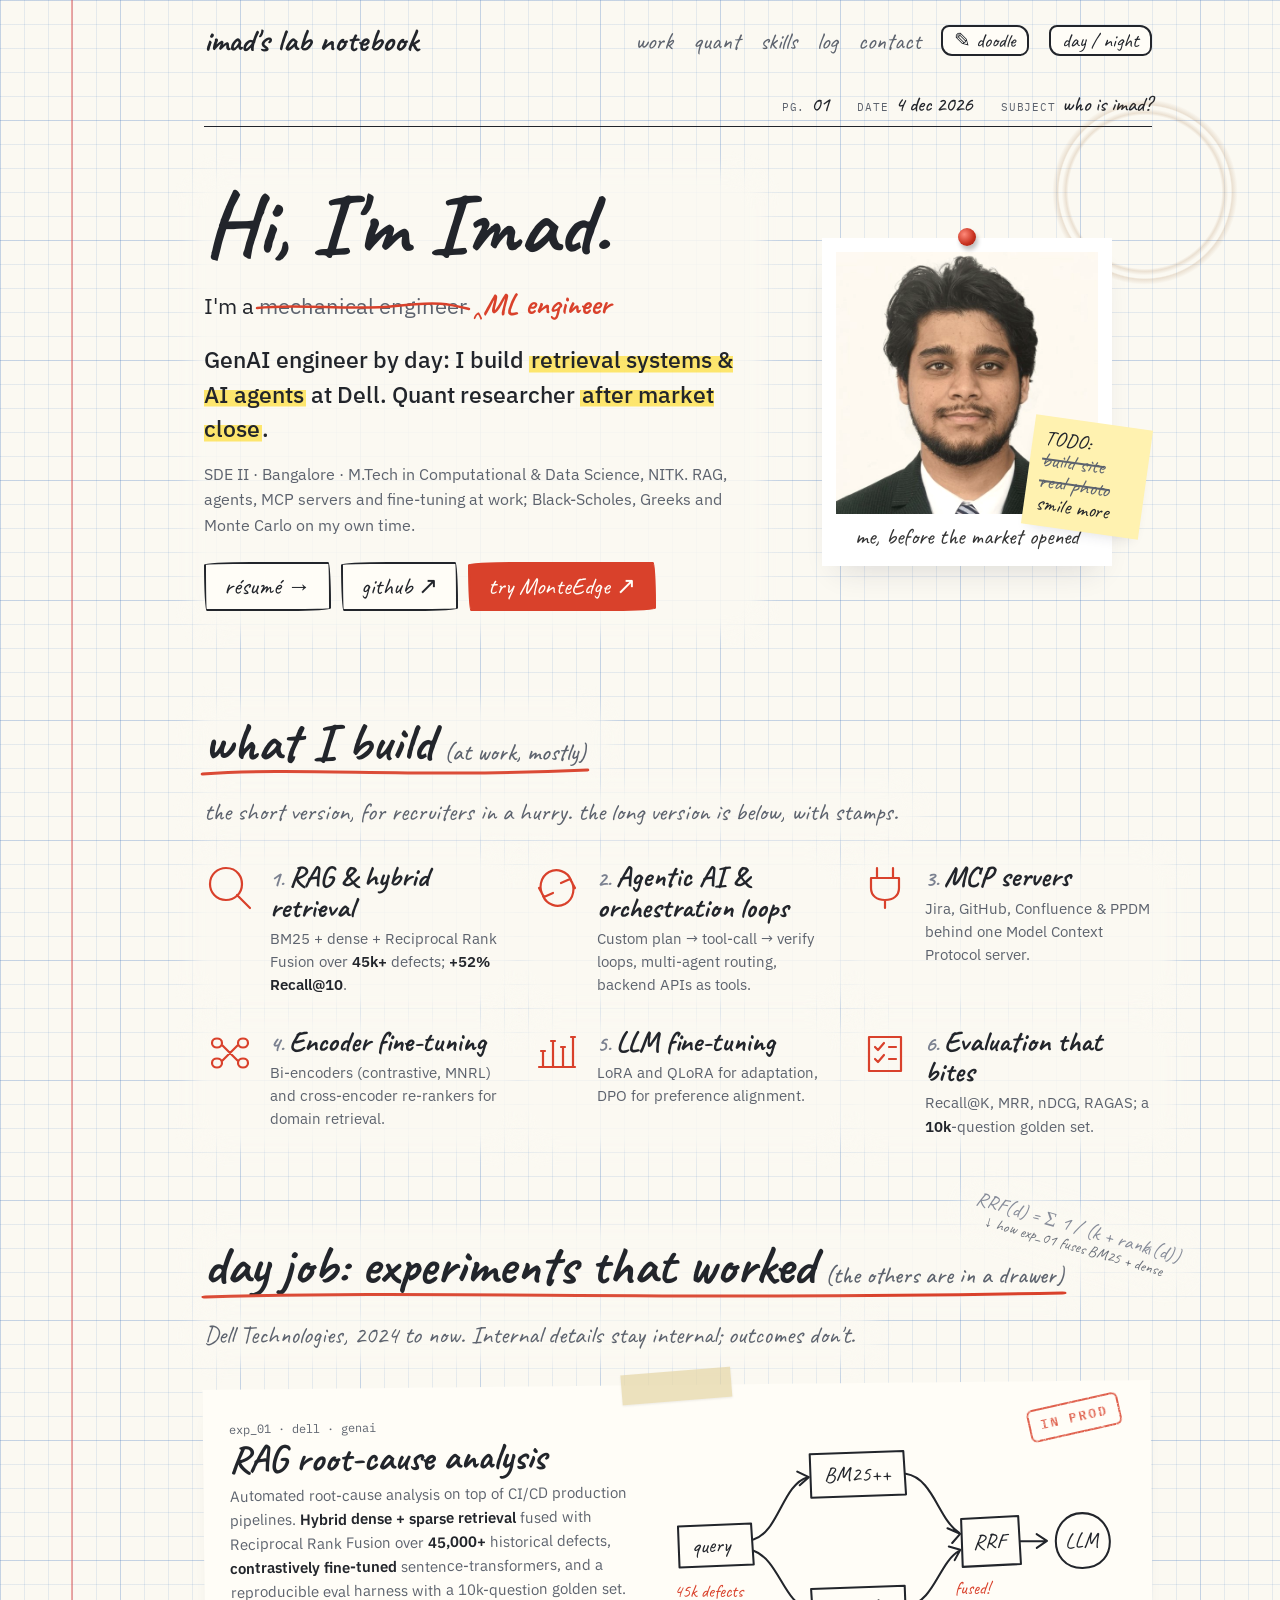
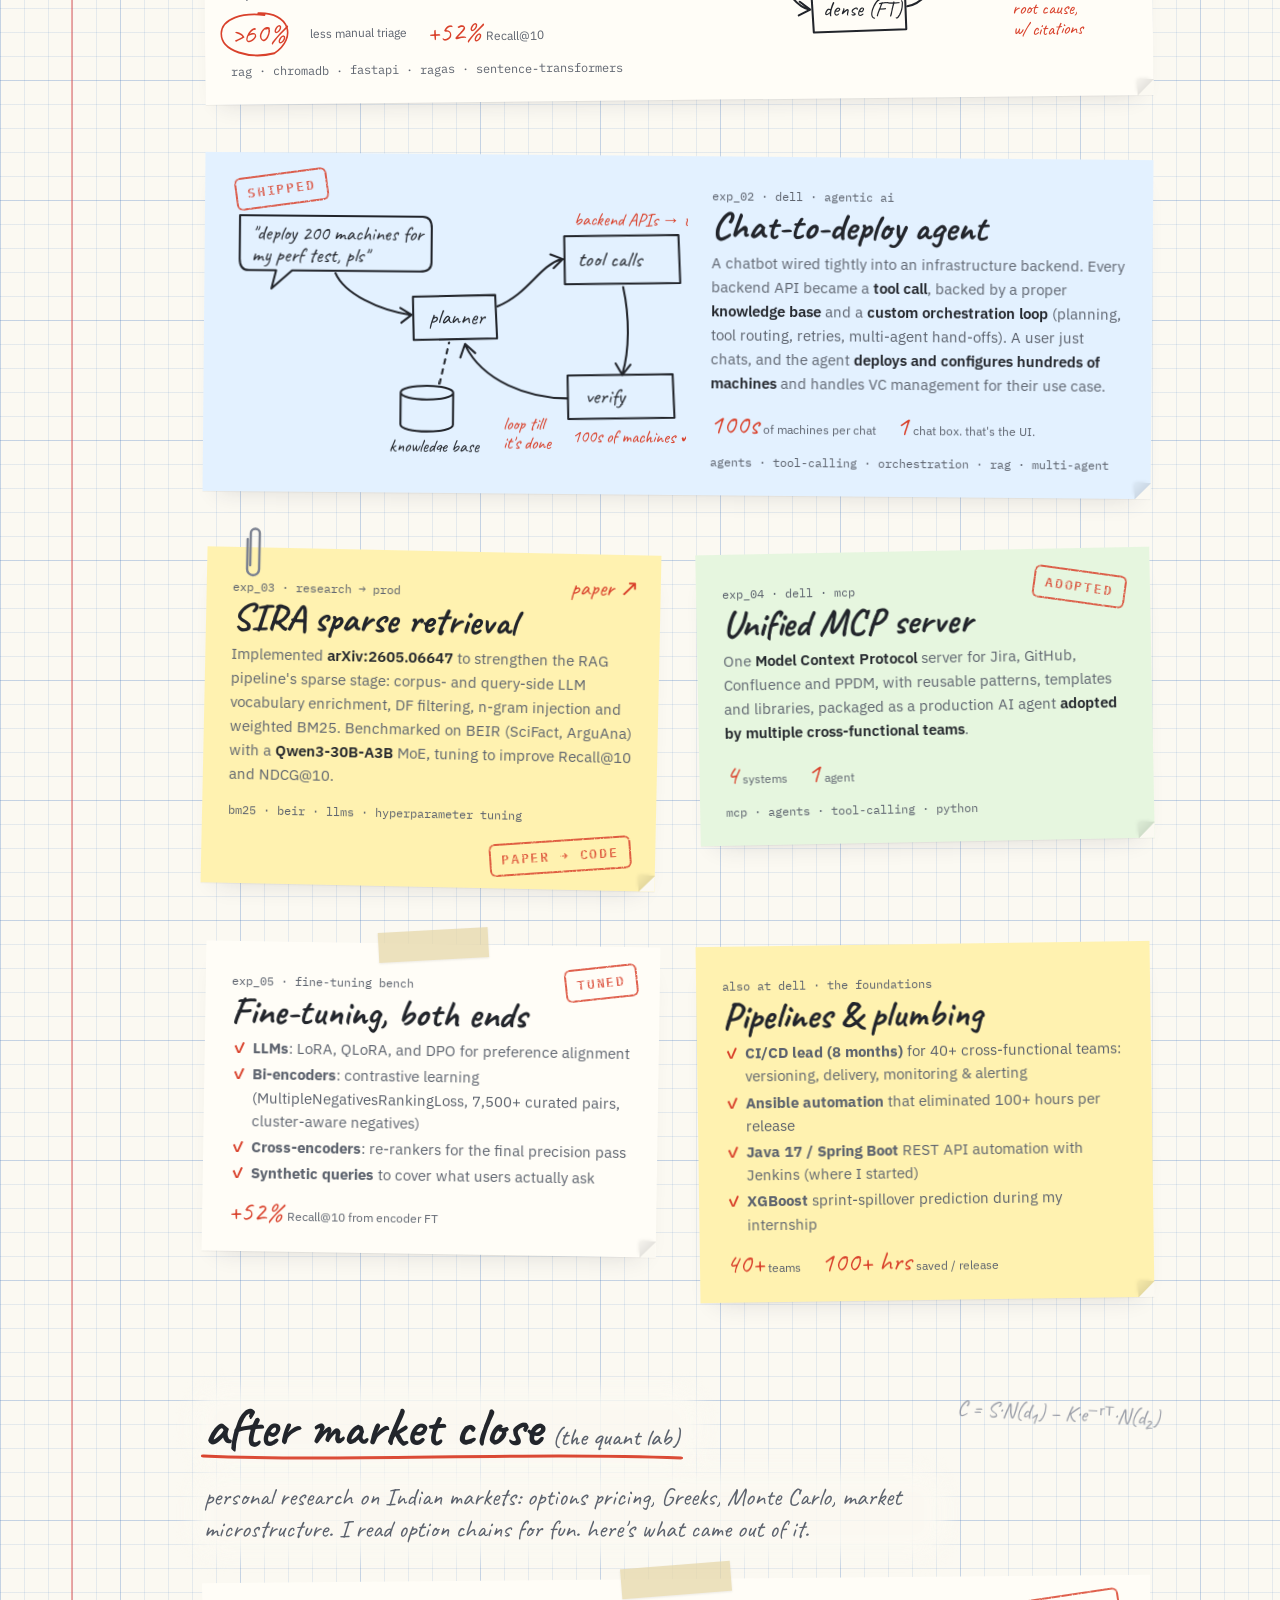
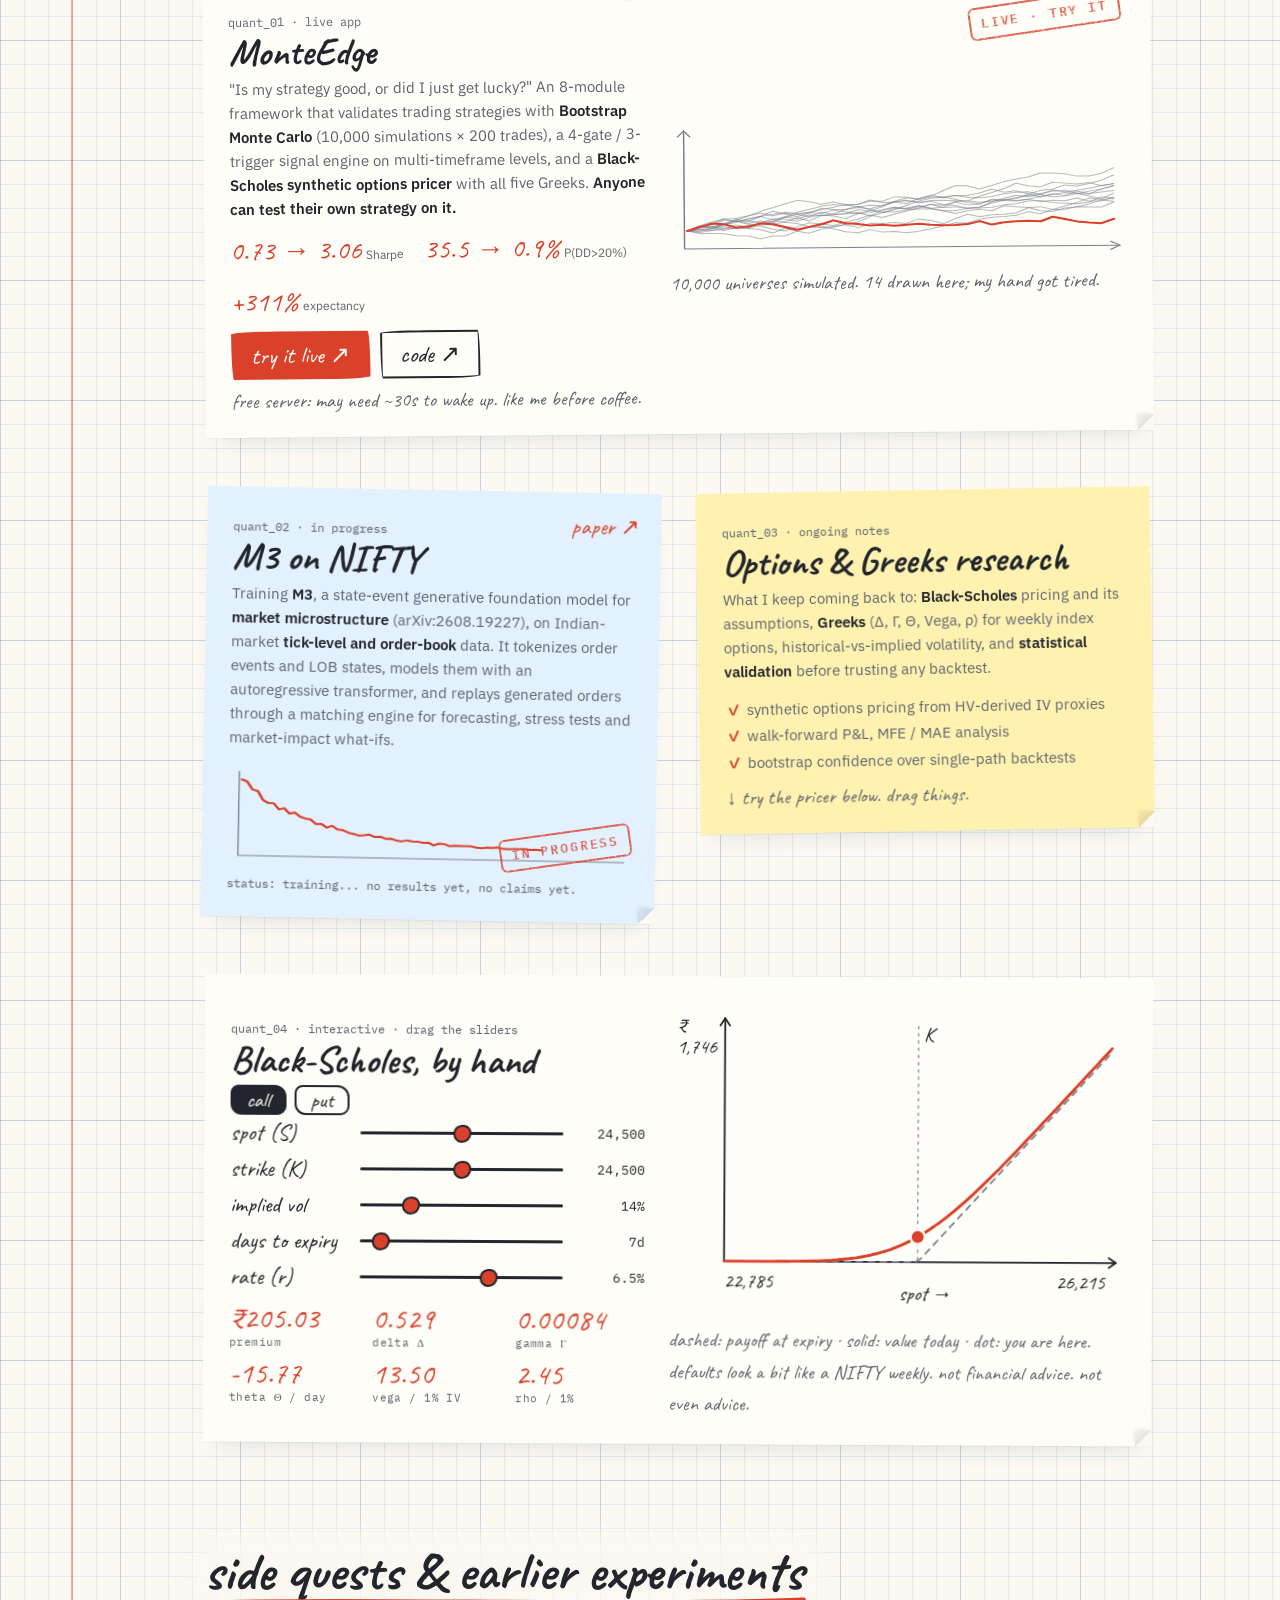
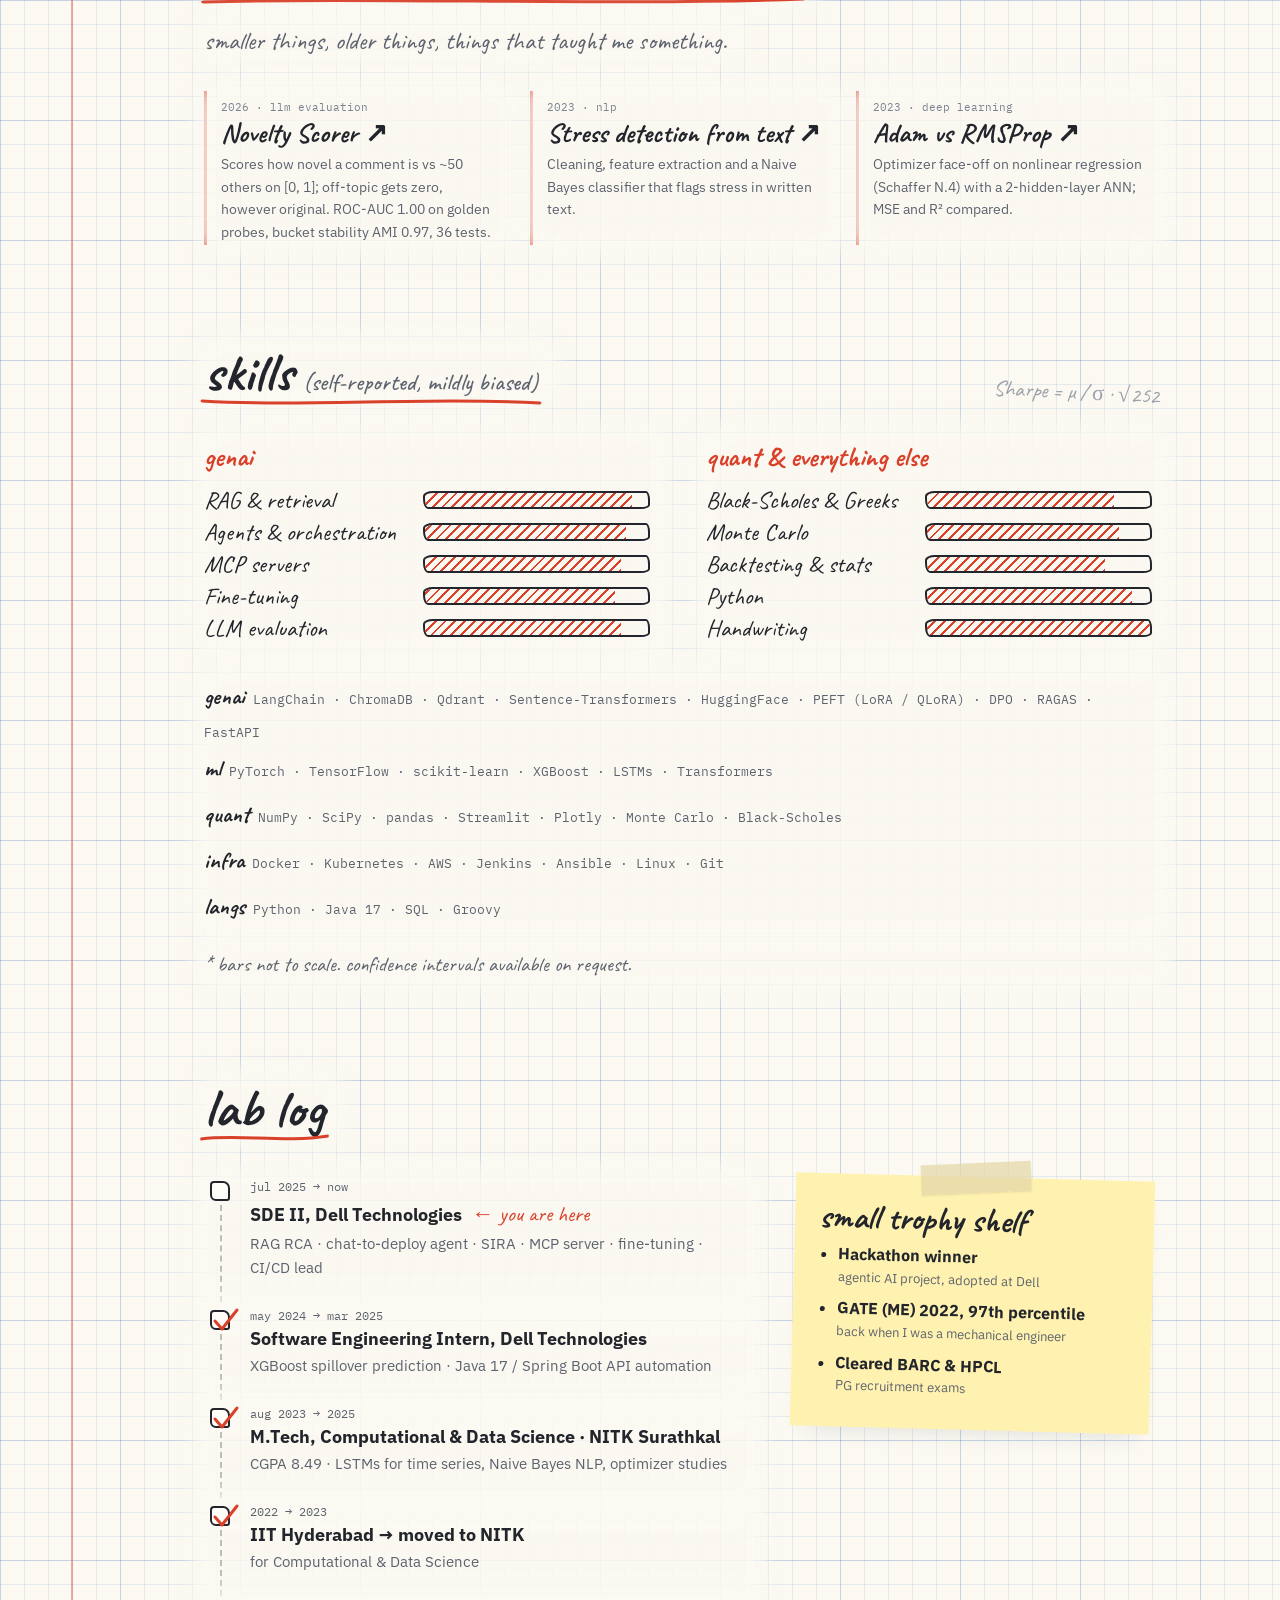
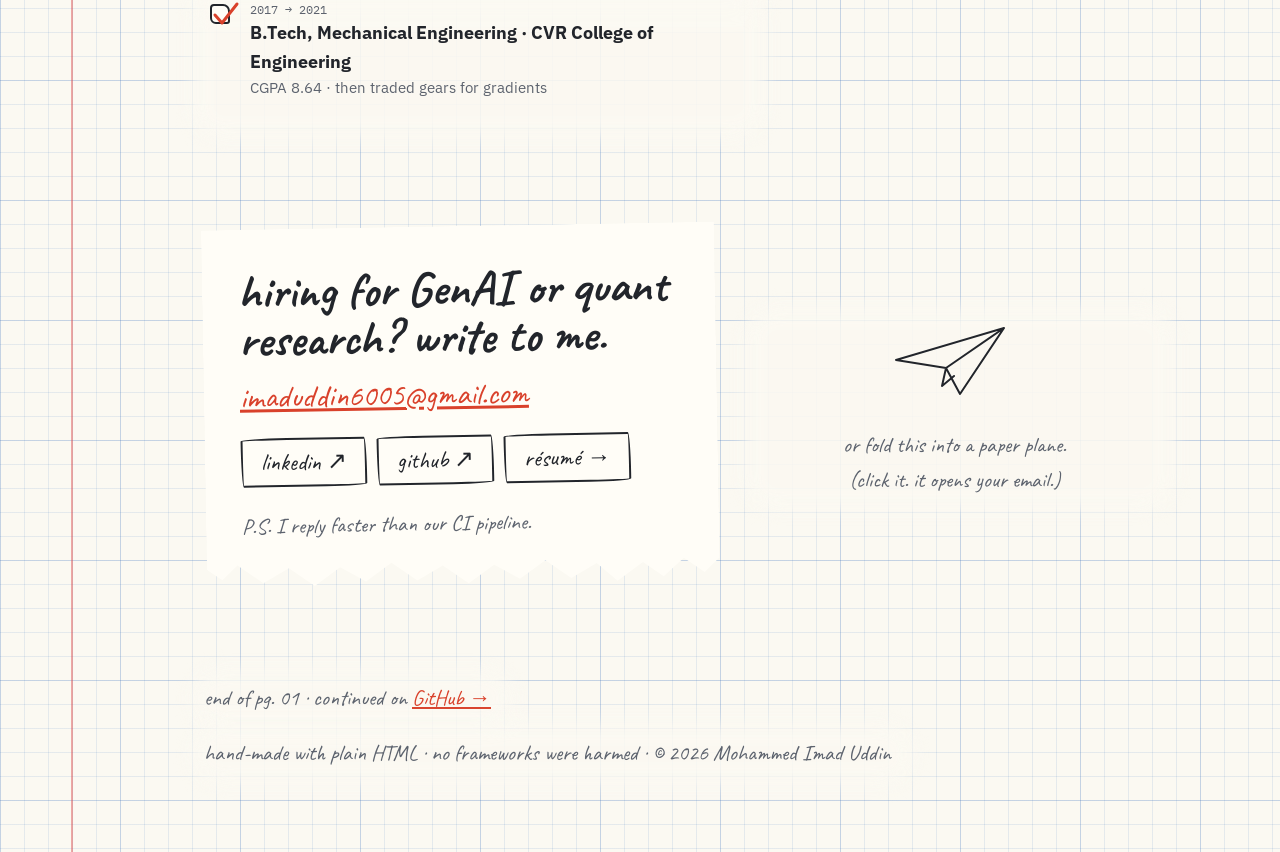
<file: index.html>
﻿<!DOCTYPE html>
<html lang="en">
<head>
<meta charset="UTF-8">
<meta name="viewport" content="width=device-width, initial-scale=1.0">
<title>Mohammed Imad Uddin · GenAI Engineer &amp; Quant Researcher</title>
<meta name="description" content="Mohammed Imad Uddin: SDE II at Dell building RAG, agentic AI, MCP servers and fine-tuned models. Quant research on Indian markets: Monte Carlo, Black-Scholes, market microstructure.">
<meta property="og:type" content="website">
<meta property="og:title" content="Mohammed Imad Uddin · imad's lab notebook">
<meta property="og:description" content="GenAI engineer by day, quant researcher after market close.">
<meta property="og:image" content="https://guardian6005.github.io/imad.jpg">
<meta name="twitter:card" content="summary">
<link rel="icon" href="favicon.svg" type="image/svg+xml">
<script>document.documentElement.dataset.theme=localStorage.getItem('theme')||(matchMedia('(prefers-color-scheme: dark)').matches?'dark':'light')</script>
<link rel="preconnect" href="https://fonts.googleapis.com">
<link rel="preconnect" href="https://fonts.gstatic.com" crossorigin>
<link href="https://fonts.googleapis.com/css2?family=Caveat:wght@500;700&family=IBM+Plex+Sans:wght@400;500;600&family=IBM+Plex+Mono:wght@400;600&display=swap" rel="stylesheet">
<link rel="stylesheet" href="style.css">
</head>
<body>
<a class="skip" href="#main">skip to content</a>
<canvas id="doodle" aria-hidden="true"></canvas>
<button class="doodle-hint" id="doodleStop">doodle mode: draw anywhere, ink fades. click here or press Esc to stop ✕</button>
<svg id="eraser" viewBox="0 0 130 62" aria-hidden="true"><g transform="rotate(-14 65 31)"><rect x="12" y="14" width="106" height="36" rx="6" fill="#f28b9b" stroke="#333" stroke-width="2"/><rect x="12" y="14" width="40" height="36" rx="6" fill="#5b8fd6" stroke="#333" stroke-width="2"/><path d="M52 14v36" stroke="#333" stroke-width="2"/></g></svg>

<nav><div class="wrap">
  <a class="brand" href="#">imad's lab notebook</a>
  <div class="links">
    <a href="#work">work</a><a href="#quant">quant</a><a href="#skills">skills</a><a href="#log">log</a><a href="#contact">contact</a>
    <button class="pill" id="doodleBtn" aria-pressed="false" title="Draw on the page">✎ doodle</button>
    <button class="pill" id="theme" title="Switch day / night">day / night</button>
  </div>
</div></nav>

<div class="wrap">
  <div class="pagehead"><span>pg.<b>01</b></span><span>date<b id="today">today</b></span><span>subject<b>who is imad?</b></span></div>
</div>

<main id="main">

<!-- ================= HERO ================= -->
<header class="wrap hero">
  <div class="stain" style="right:-60px;top:-30px"></div>
  <div class="reveal">
    <h1 class="hi">Hi, I'm Imad.</h1>
    <div class="strike-line">I'm a <span class="strike">mechanical engineer<svg class="sk draw" viewBox="0 0 200 16" preserveAspectRatio="none" stroke-width="2.6" style="--d:.9s;--len:240"><path d="M2 9 C 40 4, 90 12, 130 7 S 180 5, 198 10"/></svg></span><span class="ins fade" style="--d:1.9s">ML engineer</span></div>
    <h2>GenAI engineer by day: I build <span class="hl">retrieval systems &amp; AI agents</span> at Dell. Quant researcher <span class="hl">after market close</span>.</h2>
    <p>SDE II · Bangalore · M.Tech in Computational &amp; Data Science, NITK. RAG, agents, MCP servers and fine-tuning at work; Black-Scholes, Greeks and Monte Carlo on my own time.</p>
    <a class="btn" href="resume.html">résumé →</a><a class="btn" href="https://github.com/guardian6005">github ↗</a><a class="btn hot" href="https://monteedge.streamlit.app/" target="_blank" rel="noopener">try MonteEdge ↗</a>
  </div>
  <div class="pinwrap reveal">
    <div class="pin"></div>
    <div class="polaroid"><img src="imad.jpg" alt="Photo of Mohammed Imad Uddin" width="600" height="600"><div class="cap">me, before the market opened</div></div>
    <div class="todo">TODO:<br><s>build site</s><br><s>real photo</s><br>smile more</div>
  </div>
</header>

<!-- ================= WHAT I BUILD ================= -->
<section id="build"><div class="wrap">
  <h2 class="sec-title reveal">what I build<small>(at work, mostly)</small>
    <svg class="sk draw" viewBox="0 0 300 14" preserveAspectRatio="none" stroke-width="3"><path d="M2 9 C 80 2, 160 13, 298 5"/></svg>
  </h2>
  <p class="lede reveal">the short version, for recruiters in a hurry. the long version is below, with stamps.</p>
  <div class="index reveal">
    <div class="idx">
      <svg class="sk draw" viewBox="0 0 52 52" stroke-width="2.2"><path d="M22 6 C 34 6, 38 16, 38 22 C 38 32, 30 38, 22 38 C 12 38, 6 30, 6 22 C 6 12, 14 6, 22 6 M33 33 L46 46"/></svg>
      <div><h3>RAG &amp; hybrid retrieval</h3><p>BM25 + dense + Reciprocal Rank Fusion over <b>45k+</b> defects; <b>+52% Recall@10</b>.</p></div>
    </div>
    <div class="idx">
      <svg class="sk draw" viewBox="0 0 52 52" stroke-width="2.2"><path d="M40 18 C 36 9, 26 6, 18 10 C 9 15, 7 27, 13 35 M8 26 L13 35 L22 31 M12 34 C 16 43, 26 46, 34 42 C 43 37, 45 25, 39 17 M44 26 L39 17 L30 21"/></svg>
      <div><h3>Agentic AI &amp; orchestration loops</h3><p>Custom plan → tool-call → verify loops, multi-agent routing, backend APIs as tools.</p></div>
    </div>
    <div class="idx">
      <svg class="sk draw" viewBox="0 0 52 52" stroke-width="2.2"><path d="M18 6 V16 M34 6 V16 M12 16 H40 V26 C 40 34, 34 38, 26 38 C 18 38, 12 34, 12 26 Z M26 38 V46"/></svg>
      <div><h3>MCP servers</h3><p>Jira, GitHub, Confluence &amp; PPDM behind one Model Context Protocol server.</p></div>
    </div>
    <div class="idx">
      <svg class="sk draw" viewBox="0 0 52 52" stroke-width="2.2"><path d="M8 16 C 8 10, 18 10, 18 16 C 18 22, 8 22, 8 16 M34 36 C 34 30, 44 30, 44 36 C 44 42, 34 42, 34 36 M18 18 L34 34 M8 36 C 8 30, 18 30, 18 36 C 18 42, 8 42, 8 36 M18 34 L34 18 M34 16 C 34 10, 44 10, 44 16 C 44 22, 34 22, 34 16"/></svg>
      <div><h3>Encoder fine-tuning</h3><p>Bi-encoders (contrastive, MNRL) and cross-encoder re-rankers for domain retrieval.</p></div>
    </div>
    <div class="idx">
      <svg class="sk draw" viewBox="0 0 52 52" stroke-width="2.2"><path d="M8 40 H44 M12 40 V24 M22 40 V14 M32 40 V20 M42 40 V10 M10 24 H14 M20 14 H24 M30 20 H34 M40 10 H44"/></svg>
      <div><h3>LLM fine-tuning</h3><p>LoRA and QLoRA for adaptation, DPO for preference alignment.</p></div>
    </div>
    <div class="idx">
      <svg class="sk draw" viewBox="0 0 52 52" stroke-width="2.2"><path d="M10 10 H42 V44 H10 Z M16 20 L19 23 L25 16 M16 32 L19 35 L25 28 M30 20 H37 M30 32 H37"/></svg>
      <div><h3>Evaluation that bites</h3><p>Recall@K, MRR, nDCG, RAGAS; a <b>10k</b>-question golden set.</p></div>
    </div>
  </div>
</div></section>

<!-- ================= DAY JOB ================= -->
<section id="work"><div class="wrap">
  <h2 class="sec-title reveal">day job: experiments that worked<small>(the others are in a drawer)</small>
    <span class="eq eq-rrf" aria-hidden="true">RRF(d) = Σ 1 / (k + rankᵢ(d))<small>↓ how exp_01 fuses BM25 + dense</small></span>
    <svg class="sk draw" viewBox="0 0 300 14" preserveAspectRatio="none" stroke-width="3"><path d="M2 9 C 80 2, 160 13, 298 5"/></svg>
  </h2>
  <p class="lede reveal">Dell Technologies, 2024 to now. Internal details stay internal; outcomes don't.</p>
  <div class="cards">

    <article class="card wide tape reveal" style="--tilt:-.6deg">
      <div class="mnote">ask me about chunking. budget an hour.<svg class="sk" viewBox="0 0 26 22" stroke-width="2"><path d="M2 4 C 12 4, 20 8, 22 18 M16 14 L22 19 L25 12"/></svg></div>
      <div>
        <div class="no">exp_01 · dell · genai</div>
        <h3>RAG root-cause analysis</h3>
        <p>Automated root-cause analysis on top of CI/CD production pipelines. <b>Hybrid dense + sparse retrieval</b> fused with Reciprocal Rank Fusion over <b>45,000+</b> historical defects, <b>contrastively fine-tuned</b> sentence-transformers, and a reproducible eval harness with a 10k-question golden set.</p>
        <div class="stats"><span class="circle">&gt;60%<svg class="sk draw" viewBox="0 0 100 50" preserveAspectRatio="none" stroke-width="2" style="--d:1.4s"><path d="M50 3 C 90 2, 99 30, 70 46 C 40 52, 2 44, 3 24 C 4 8, 30 2, 58 5"/></svg></span><small>less manual triage</small><span>+52%<small>Recall@10</small></span></div>
        <div class="tags">rag · chromadb · fastapi · ragas · sentence-transformers</div>
      </div>
      <svg class="sketch sk draw" viewBox="0 0 400 210" aria-label="Sketch: query goes to BM25 and dense retrievers, fused by RRF, answered by an LLM">
        <g class="pen">
          <path style="--d:.3s" d="M8 88 L72 86 L74 122 L9 124 Z"/>
          <path style="--d:.7s" d="M74 100 C 96 94, 100 52, 122 46 M113 41 L123 46 L115 53"/>
          <path style="--d:.7s" d="M74 110 C 96 118, 100 156, 122 162 M114 155 L123 162 L113 167"/>
          <path style="--d:1s" d="M124 26 L206 24 L208 62 L125 64 Z"/>
          <path style="--d:1s" d="M124 144 L206 142 L207 180 L126 182 Z"/>
          <path style="--d:1.4s" d="M208 44 C 232 48, 236 84, 254 96 M244 92 L255 97 L248 105"/>
          <path style="--d:1.4s" d="M208 160 C 232 156, 236 122, 254 112 M245 108 L255 111 L250 120"/>
          <path style="--d:1.7s" d="M256 84 L306 82 L308 124 L257 126 Z"/>
          <path style="--d:2s" d="M308 104 L330 104 M322 98 L331 104 L322 110"/>
          <path style="--d:2.2s;--len:200" d="M362 80 C 392 80, 396 128, 362 128 C 330 128, 332 80, 362 80"/>
        </g>
        <g class="fade" style="--d:1.2s">
          <text x="20" y="111">query</text><text x="136" y="50">BM25++</text><text x="134" y="168">dense (FT)</text><text x="266" y="110">RRF</text><text x="347" y="110">LLM</text>
        </g>
        <g class="acc fade" style="--d:2.4s">
          <text x="4" y="150" style="font-size:16px">45k defects</text><text x="250" y="150" style="font-size:16px">fused!</text>
          <text x="300" y="168" style="font-size:16px">root cause,</text><text x="300" y="186" style="font-size:16px">w/ citations</text>
        </g>
      </svg>
      <div class="stamp" style="right:30px;top:20px">IN PROD</div>
    </article>

    <article class="card wide flip blue reveal" style="--tilt:.5deg">
      <div class="mnote"><svg class="sk" viewBox="0 0 26 22" stroke-width="2" style="transform:scaleX(-1)"><path d="M2 4 C 12 4, 20 8, 22 18 M16 14 L22 19 L25 12"/></svg>"just chat" took a lot of loops.</div>
      <svg class="sketch sk draw" viewBox="0 0 400 220" aria-label="Sketch: a chat message goes to a planner, which calls backend tools, verifies, and loops until done">
        <g class="pen">
          <path style="--d:.2s;--len:500" d="M8 14 H168 C 174 14, 176 18, 176 24 V54 C 176 60, 172 62, 166 62 H54 L36 78 L40 62 H16 C 10 62, 8 58, 8 52 Z"/>
          <path style="--d:.7s" d="M92 64 C 100 82, 130 96, 158 100 M149 94 L159 100 L150 107"/>
          <path style="--d:.9s" d="M160 84 L232 82 L234 120 L161 122 Z"/>
          <path style="--d:1.2s" d="M234 92 C 262 80, 270 56, 290 50 M280 46 L291 50 L283 58"/>
          <path style="--d:1.4s" d="M292 30 L392 28 L394 70 L293 72 Z"/>
          <path style="--d:1.7s" d="M344 74 C 350 100, 350 130, 344 150 M338 141 L344 151 L351 142"/>
          <path style="--d:1.9s" d="M296 152 L388 150 L390 188 L297 190 Z"/>
          <path style="--d:2.2s" d="M296 172 C 262 172, 222 158, 206 126 M202 137 L206 125 L215 133"/>
          <path style="--d:1.2s;--len:300" d="M150 168 C 150 160, 196 160, 196 168 V196 C 196 204, 150 204, 150 196 Z M150 168 C 150 176, 196 176, 196 168"/>
          <path class="dash" style="--d:1.5s" d="M184 160 L192 124"/>
        </g>
        <g class="fade" style="--d:.8s">
          <text x="18" y="35" style="font-size:18px">"deploy 200 machines for</text>
          <text x="18" y="54" style="font-size:18px">my perf test, pls"</text>
          <text x="174" y="108">planner</text><text x="304" y="56">tool calls</text><text x="312" y="176">verify</text>
          <text x="140" y="220" style="font-size:16px">knowledge base</text>
        </g>
        <g class="acc fade" style="--d:2.4s">
          <text x="300" y="20" style="font-size:16px">backend APIs → tools</text>
          <text x="240" y="200" style="font-size:16px">loop till</text>
          <text x="240" y="216" style="font-size:16px">it's done</text>
          <text x="300" y="210" style="font-size:16px">100s of machines ✓</text>
        </g>
      </svg>
      <div>
        <div class="no">exp_02 · dell · agentic ai</div>
        <h3>Chat-to-deploy agent</h3>
        <p>A chatbot wired tightly into an infrastructure backend. Every backend API became a <b>tool call</b>, backed by a proper <b>knowledge base</b> and a <b>custom orchestration loop</b> (planning, tool routing, retries, multi-agent hand-offs). A user just chats, and the agent <b>deploys and configures hundreds of machines</b> and handles VC management for their use case.</p>
        <div class="stats"><span>100s<small>of machines per chat</small></span><span>1<small>chat box. that's the UI.</small></span></div>
        <div class="tags">agents · tool-calling · orchestration · rag · multi-agent</div>
      </div>
      <div class="stamp" style="left:30px;top:20px;rotate:-8deg">SHIPPED</div>
    </article>

    <article class="card note reveal" style="--tilt:1.2deg;padding-bottom:64px">
      <div class="mnote">read it twice. implemented it once.<svg class="sk" viewBox="0 0 26 22" stroke-width="2"><path d="M2 4 C 12 4, 20 8, 22 18 M16 14 L22 19 L25 12"/></svg></div>
      <svg class="clip sk" viewBox="0 0 22 58" stroke-width="2.4"><path d="M6 14 V44 a6 6 0 0 0 12 0 V8 a4.5 4.5 0 0 0 -9 0 V40"/></svg>
      <a class="go" href="https://arxiv.org/abs/2605.06647" target="_blank" rel="noopener">paper ↗</a>
      <div class="no">exp_03 · research → prod</div>
      <h3>SIRA sparse retrieval</h3>
      <p>Implemented <b>arXiv:2605.06647</b> to strengthen the RAG pipeline's sparse stage: corpus- and query-side LLM vocabulary enrichment, DF filtering, n-gram injection and weighted BM25. Benchmarked on BEIR (SciFact, ArguAna) with a <b>Qwen3-30B-A3B</b> MoE, tuning to improve Recall@10 and NDCG@10.</p>
      <div class="tags">bm25 · beir · llms · hyperparameter tuning</div>
      <div class="stamp" style="right:24px;bottom:18px;rotate:-5deg">PAPER → CODE</div>
    </article>

    <article class="card green reveal" style="--tilt:-1.1deg">
      <div class="mnote">one agent to rule them all.<svg class="sk" viewBox="0 0 26 22" stroke-width="2"><path d="M2 4 C 12 4, 20 8, 22 18 M16 14 L22 19 L25 12"/></svg></div>
      <div class="no">exp_04 · dell · mcp</div>
      <h3>Unified MCP server</h3>
      <p>One <b>Model Context Protocol</b> server for Jira, GitHub, Confluence and PPDM, with reusable patterns, templates and libraries, packaged as a production AI agent <b>adopted by multiple cross-functional teams</b>.</p>
      <div class="stats"><span>4<small>systems</small></span><span>1<small>agent</small></span></div>
      <div class="tags">mcp · agents · tool-calling · python</div>
      <div class="stamp" style="right:24px;top:22px;rotate:9deg">ADOPTED</div>
    </article>

    <article class="card tape reveal" style="--tilt:.9deg">
      <div class="mnote">the GPU fans have opinions.<svg class="sk" viewBox="0 0 26 22" stroke-width="2"><path d="M2 4 C 12 4, 20 8, 22 18 M16 14 L22 19 L25 12"/></svg></div>
      <div class="no">exp_05 · fine-tuning bench</div>
      <h3>Fine-tuning, both ends</h3>
      <ul class="ticks">
        <li><b>LLMs</b>: LoRA, QLoRA, and DPO for preference alignment</li>
        <li><b>Bi-encoders</b>: contrastive learning (MultipleNegativesRankingLoss, 7,500+ curated pairs, cluster-aware negatives)</li>
        <li><b>Cross-encoders</b>: re-rankers for the final precision pass</li>
        <li><b>Synthetic queries</b> to cover what users actually ask</li>
      </ul>
      <div class="stats"><span>+52%<small>Recall@10 from encoder FT</small></span></div>
      <div class="stamp" style="right:22px;top:20px;rotate:-7deg">TUNED</div>
    </article>

    <article class="card note reveal" style="--tilt:-.8deg">
      <div class="mnote">before AI, there was YAML.<svg class="sk" viewBox="0 0 26 22" stroke-width="2"><path d="M2 4 C 12 4, 20 8, 22 18 M16 14 L22 19 L25 12"/></svg></div>
      <div class="no">also at dell · the foundations</div>
      <h3>Pipelines &amp; plumbing</h3>
      <ul class="ticks">
        <li><b>CI/CD lead (8 months)</b> for 40+ cross-functional teams: versioning, delivery, monitoring &amp; alerting</li>
        <li><b>Ansible automation</b> that eliminated 100+ hours per release</li>
        <li><b>Java 17 / Spring Boot</b> REST API automation with Jenkins (where I started)</li>
        <li><b>XGBoost</b> sprint-spillover prediction during my internship</li>
      </ul>
      <div class="stats"><span>40+<small>teams</small></span><span>100+ hrs<small>saved / release</small></span></div>
    </article>

  </div>
</div></section>

<!-- ================= QUANT LAB ================= -->
<section id="quant"><div class="wrap">
  <div class="eq" style="right:20px;top:-4px;rotate:3deg">C = S·N(d₁) − K·e⁻ʳᵀ·N(d₂)</div>
  <h2 class="sec-title reveal">after market close<small>(the quant lab)</small>
    <svg class="sk draw" viewBox="0 0 300 14" preserveAspectRatio="none" stroke-width="3"><path d="M2 6 C 90 12, 200 2, 298 8"/></svg>
  </h2>
  <p class="lede reveal">personal research on Indian markets: options pricing, Greeks, Monte Carlo, market microstructure. I read option chains for fun. here's what came out of it.</p>
  <div class="cards">

    <article class="card wide tape reveal" style="--tilt:-.5deg">
      <div class="mnote">trading less made a lot more. who knew.<svg class="sk" viewBox="0 0 26 22" stroke-width="2"><path d="M2 4 C 12 4, 20 8, 22 18 M16 14 L22 19 L25 12"/></svg></div>
      <div>
        <div class="no">quant_01 · live app</div>
        <h3>MonteEdge</h3>
        <p>"Is my strategy good, or did I just get lucky?" An 8-module framework that validates trading strategies with <b>Bootstrap Monte Carlo</b> (10,000 simulations × 200 trades), a 4-gate / 3-trigger signal engine on multi-timeframe levels, and a <b>Black-Scholes synthetic options pricer</b> with all five Greeks. <b>Anyone can test their own strategy on it.</b></p>
        <div class="stats"><span>0.73 → 3.06<small>Sharpe</small></span><span>35.5 → 0.9%<small>P(DD&gt;20%)</small></span><span>+311%<small>expectancy</small></span></div>
        <div style="margin-top:14px"><a class="btn hot" href="https://monteedge.streamlit.app/" target="_blank" rel="noopener">try it live ↗</a><a class="btn" href="https://github.com/guardian6005/MonteEdge" target="_blank" rel="noopener">code ↗</a></div>
        <div class="cap-note">free server: may need ~30s to wake up. like me before coffee.</div>
      </div>
      <div>
        <svg class="mc sk draw" id="mc" viewBox="0 0 300 130" preserveAspectRatio="none" aria-label="Pencil sketch of simulated equity curves"></svg>
        <div class="cap-note">10,000 universes simulated. 14 drawn here; my hand got tired.</div>
      </div>
      <div class="stamp" style="right:30px;top:22px;rotate:-8deg">LIVE · TRY IT</div>
    </article>

    <article class="card blue reveal" style="--tilt:1.1deg">
      <div class="mnote">I'll update this when the loss stops lying.<svg class="sk" viewBox="0 0 26 22" stroke-width="2"><path d="M2 4 C 12 4, 20 8, 22 18 M16 14 L22 19 L25 12"/></svg></div>
      <a class="go" href="https://arxiv.org/abs/2608.19227" target="_blank" rel="noopener">paper ↗</a>
      <div class="no">quant_02 · in progress</div>
      <h3>M3 on NIFTY</h3>
      <p>Training <b>M3</b>, a state-event generative foundation model for <b>market microstructure</b> (arXiv:2608.19227), on Indian-market <b>tick-level and order-book</b> data. It tokenizes order events and LOB states, models them with an autoregressive transformer, and replays generated orders through a matching engine for forecasting, stress tests and market-impact what-ifs.</p>
      <svg class="loss sk draw" id="loss" viewBox="0 0 300 96" preserveAspectRatio="none" aria-label="Sketch of a training loss curve"></svg>
      <div class="training">status: training<i>.</i><i>.</i><i>.</i> no results yet, no claims yet.</div>
      <div class="stamp" style="right:24px;bottom:58px;rotate:-9deg;--d:1.6s">IN PROGRESS</div>
    </article>

    <article class="card note reveal" style="--tilt:-1deg">
      <div class="mnote">yes, theta is the villain.<svg class="sk" viewBox="0 0 26 22" stroke-width="2"><path d="M2 4 C 12 4, 20 8, 22 18 M16 14 L22 19 L25 12"/></svg></div>
      <div class="no">quant_03 · ongoing notes</div>
      <h3>Options &amp; Greeks research</h3>
      <p>What I keep coming back to: <b>Black-Scholes</b> pricing and its assumptions, <b>Greeks</b> (Δ, Γ, Θ, Vega, ρ) for weekly index options, historical-vs-implied volatility, and <b>statistical validation</b> before trusting any backtest.</p>
      <ul class="ticks">
        <li>synthetic options pricing from HV-derived IV proxies</li>
        <li>walk-forward P&amp;L, MFE / MAE analysis</li>
        <li>bootstrap confidence over single-path backtests</li>
      </ul>
      <div class="cap-note">↓ try the pricer below. drag things.</div>
    </article>

    <article class="card wide bs reveal" style="--tilt:.3deg" id="bs">
      <div>
        <div class="no">quant_04 · interactive · drag the sliders</div>
        <h3>Black-Scholes, by hand</h3>
        <div class="seg" role="group" aria-label="Option type"><button type="button" data-type="call" aria-pressed="true">call</button><button type="button" data-type="put" aria-pressed="false">put</button></div>
        <div class="bs-ctl ctl">
          <label>spot (S)<input type="range" id="bsS" min="21000" max="28000" step="50" value="24500"><output id="oS"></output></label>
          <label>strike (K)<input type="range" id="bsK" min="21000" max="28000" step="50" value="24500"><output id="oK"></output></label>
          <label>implied vol<input type="range" id="bsV" min="5" max="45" step="0.5" value="14"><output id="oV"></output></label>
          <label>days to expiry<input type="range" id="bsT" min="1" max="90" step="1" value="7"><output id="oT"></output></label>
          <label>rate (r)<input type="range" id="bsR" min="0" max="10" step="0.25" value="6.5"><output id="oR"></output></label>
        </div>
        <div class="readout" aria-live="polite">
          <div id="rP">0<small>premium</small></div><div id="rD">0<small>delta Δ</small></div><div id="rG">0<small>gamma Γ</small></div>
          <div id="rTh">0<small>theta Θ / day</small></div><div id="rVe">0<small>vega / 1% IV</small></div><div id="rRh">0<small>rho / 1%</small></div>
        </div>
      </div>
      <div>
        <svg class="bs-chart sk" id="bsChart" viewBox="0 0 380 250" aria-label="Option value against spot price"></svg>
        <div class="nfa">dashed: payoff at expiry · solid: value today · dot: you are here.<br>defaults look a bit like a NIFTY weekly. not financial advice. not even advice.</div>
      </div>
    </article>

  </div>
</div></section>

<!-- ================= SIDE QUESTS ================= -->
<section id="side"><div class="wrap">
  <h2 class="sec-title reveal">side quests &amp; earlier experiments
    <svg class="sk draw" viewBox="0 0 300 14" preserveAspectRatio="none" stroke-width="3"><path d="M2 8 C 90 3, 200 12, 298 5"/></svg>
  </h2>
  <p class="lede reveal">smaller things, older things, things that taught me something.</p>
  <ul class="quests reveal">
    <li><span class="yr">2026 · llm evaluation</span><br><a href="https://github.com/guardian6005/novelty-scorer" target="_blank" rel="noopener">Novelty Scorer ↗</a><p>Scores how novel a comment is vs ~50 others on [0, 1]; off-topic gets zero, however original. ROC-AUC 1.00 on golden probes, bucket stability AMI 0.97, 36 tests.</p></li>
    <li><span class="yr">2023 · nlp</span><br><a href="https://github.com/guardian6005/Stress-Detection-from-Textual-Data-using-NLP-and-Naive-Bayes-Classifier" target="_blank" rel="noopener">Stress detection from text ↗</a><p>Cleaning, feature extraction and a Naive Bayes classifier that flags stress in written text.</p></li>
    <li><span class="yr">2023 · deep learning</span><br><a href="https://github.com/guardian6005/Adam-vs-RMSProp-for-Nonlinear-Regression-using-ANN" target="_blank" rel="noopener">Adam vs RMSProp ↗</a><p>Optimizer face-off on nonlinear regression (Schaffer N.4) with a 2-hidden-layer ANN; MSE and R² compared.</p></li>
  </ul>
</div></section>

<!-- ================= SKILLS ================= -->
<section id="skills"><div class="wrap">
  <div class="eq" style="right:20px;top:30px;rotate:3deg">Sharpe = μ / σ · √252</div>
  <h2 class="sec-title reveal">skills<small>(self-reported, mildly biased)</small>
    <svg class="sk draw" viewBox="0 0 300 14" preserveAspectRatio="none" stroke-width="3"><path d="M2 6 C 90 12, 200 2, 298 8"/></svg>
  </h2>
  <div class="skills reveal" style="margin-top:22px">
    <div>
      <h3>genai</h3>
      <div class="sk-row"><span>RAG &amp; retrieval</span><div class="bar"><i style="--w:93%;--d:.2s"></i></div></div>
      <div class="sk-row"><span>Agents &amp; orchestration</span><div class="bar"><i style="--w:90%;--d:.3s"></i></div></div>
      <div class="sk-row"><span>MCP servers</span><div class="bar"><i style="--w:88%;--d:.4s"></i></div></div>
      <div class="sk-row"><span>Fine-tuning</span><div class="bar"><i style="--w:85%;--d:.5s"></i></div></div>
      <div class="sk-row"><span>LLM evaluation</span><div class="bar"><i style="--w:88%;--d:.6s"></i></div></div>
    </div>
    <div>
      <h3>quant &amp; everything else</h3>
      <div class="sk-row"><span>Black-Scholes &amp; Greeks</span><div class="bar"><i style="--w:84%;--d:.3s"></i></div></div>
      <div class="sk-row"><span>Monte Carlo</span><div class="bar"><i style="--w:86%;--d:.4s"></i></div></div>
      <div class="sk-row"><span>Backtesting &amp; stats</span><div class="bar"><i style="--w:80%;--d:.5s"></i></div></div>
      <div class="sk-row"><span>Python</span><div class="bar"><i style="--w:92%;--d:.6s"></i></div></div>
      <div class="sk-row"><span>Handwriting</span><div class="bar"><i style="--w:100%;--d:.7s"></i></div></div>
    </div>
  </div>
  <div class="toolbox reveal">
    <div><b>genai</b>LangChain · ChromaDB · Qdrant · Sentence-Transformers · HuggingFace · PEFT (LoRA / QLoRA) · DPO · RAGAS · FastAPI</div>
    <div><b>ml</b>PyTorch · TensorFlow · scikit-learn · XGBoost · LSTMs · Transformers</div>
    <div><b>quant</b>NumPy · SciPy · pandas · Streamlit · Plotly · Monte Carlo · Black-Scholes</div>
    <div><b>infra</b>Docker · Kubernetes · AWS · Jenkins · Ansible · Linux · Git</div>
    <div><b>langs</b>Python · Java 17 · SQL · Groovy</div>
  </div>
  <div class="footnote reveal">* bars not to scale. confidence intervals available on request.</div>
</div></section>

<!-- ================= LAB LOG ================= -->
<section id="log"><div class="wrap">
  <h2 class="sec-title reveal">lab log
    <svg class="sk draw" viewBox="0 0 300 14" preserveAspectRatio="none" stroke-width="3"><path d="M2 8 C 90 3, 200 12, 298 5"/></svg>
  </h2>
  <div class="logwrap" style="margin-top:28px">
    <ul class="log">
      <li class="reveal"><span class="box"></span><div class="d">jul 2025 → now</div><b>SDE II, Dell Technologies</b><span class="here">← you are here</span><div class="sub">RAG RCA · chat-to-deploy agent · SIRA · MCP server · fine-tuning · CI/CD lead</div></li>
      <li class="reveal"><span class="box"><svg class="sk draw" viewBox="0 0 30 30" stroke-width="3" style="--d:.6s;--len:50"><path d="M5 15 L12 23 L27 4"/></svg></span><div class="d">may 2024 → mar 2025</div><b>Software Engineering Intern, Dell Technologies</b><div class="sub">XGBoost spillover prediction · Java 17 / Spring Boot API automation</div></li>
      <li class="reveal"><span class="box"><svg class="sk draw" viewBox="0 0 30 30" stroke-width="3" style="--d:.6s;--len:50"><path d="M5 15 L12 23 L27 4"/></svg></span><div class="d">aug 2023 → 2025</div><b>M.Tech, Computational &amp; Data Science · NITK Surathkal</b><div class="sub">CGPA 8.49 · LSTMs for time series, Naive Bayes NLP, optimizer studies</div></li>
      <li class="reveal"><span class="box"><svg class="sk draw" viewBox="0 0 30 30" stroke-width="3" style="--d:.6s;--len:50"><path d="M5 15 L12 23 L27 4"/></svg></span><div class="d">2022 → 2023</div><b>IIT Hyderabad → moved to NITK</b><div class="sub">for Computational &amp; Data Science</div></li>
      <li class="reveal"><span class="box"><svg class="sk draw" viewBox="0 0 30 30" stroke-width="3" style="--d:.6s;--len:50"><path d="M5 15 L12 23 L27 4"/></svg></span><div class="d">2017 → 2021</div><b>B.Tech, Mechanical Engineering · CVR College of Engineering</b><div class="sub">CGPA 8.64 · then traded gears for gradients</div></li>
    </ul>
    <aside class="trophies tape reveal">
      <h3>small trophy shelf</h3>
      <ul>
        <li><b>Hackathon winner</b><small>agentic AI project, adopted at Dell</small></li>
        <li><b>GATE (ME) 2022, 97th percentile</b><small>back when I was a mechanical engineer</small></li>
        <li><b>Cleared BARC &amp; HPCL</b><small>PG recruitment exams</small></li>
      </ul>
    </aside>
  </div>
</div></section>

<!-- ================= CONTACT ================= -->
<section id="contact"><div class="wrap">
  <div class="contact-grid">
    <div class="torn reveal">
      <div class="big">hiring for GenAI or quant research? write to me.</div>
      <a class="mail" href="mailto:imaduddin6005@gmail.com">imaduddin6005@gmail.com</a>
      <div style="margin-top:16px"><a class="btn" href="https://in.linkedin.com/in/imad-uddin-37185714b" target="_blank" rel="noopener">linkedin ↗</a><a class="btn" href="https://github.com/guardian6005" target="_blank" rel="noopener">github ↗</a><a class="btn" href="resume.html">résumé →</a></div>
      <div class="ps">P.S. I reply faster than our CI pipeline.</div>
    </div>
    <div class="plane-zone reveal">
      <button class="btn" id="planeBtn" style="border:0;background:none;box-shadow:none;padding:0" aria-label="Send a paper plane (opens your email app)">
        <svg class="plane sk" viewBox="0 0 120 80" stroke-width="2"><path d="M6 40 L114 8 L70 74 L56 48 Z M56 48 L114 8 M56 48 L52 66 L64 56"/></svg>
      </button>
      <div class="hint">or fold this into a paper plane.<br>(click it. it opens your email.)</div>
    </div>
  </div>
</div></section>

</main>

<footer><div class="wrap">
  <span>end of pg. 01 · continued on <a href="https://github.com/guardian6005">GitHub →</a></span>
  <span>hand-made with plain HTML · no frameworks were harmed · © <span id="yr"></span> Mohammed Imad Uddin</span>
</div></footer>

<script src="main.js"></script>
</body>
</html>
</file>
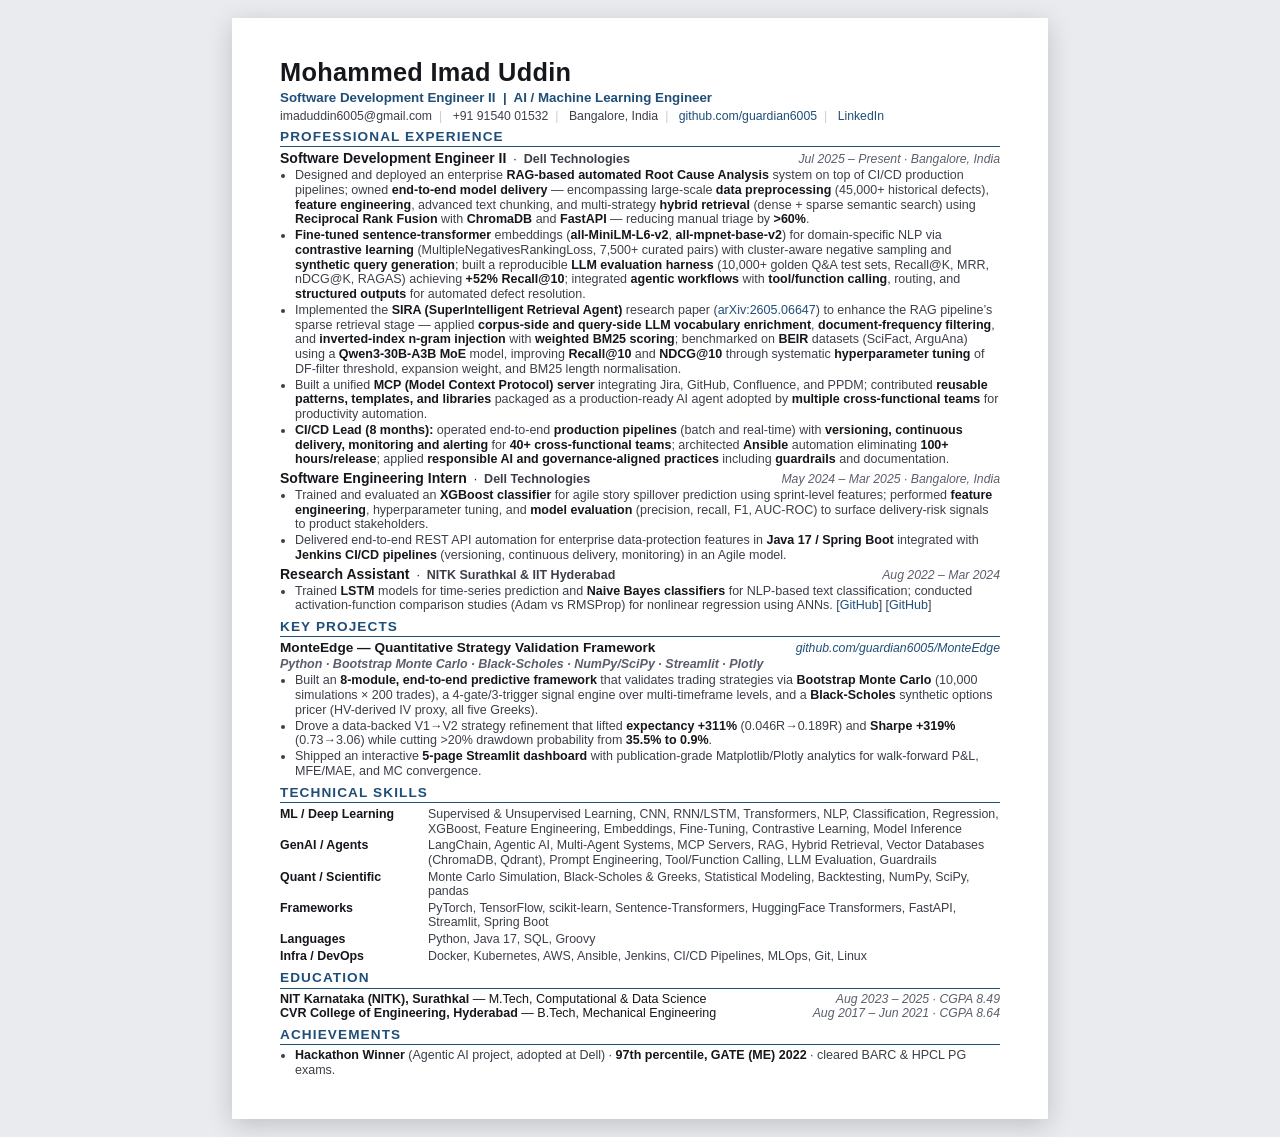
<file: resume.html>
<!DOCTYPE html>
<html lang="en">
<head>
<meta charset="UTF-8">
<meta name="viewport" content="width=device-width, initial-scale=1.0">
<title>Mohammed Imad Uddin &mdash; Resume</title>
<style>
  /* ---- Print / ATS-friendly resume ---- */
  :root{
    --ink:#15171c; --soft:#3b3f48; --line:#c9ccd4; --accent:#1f4e79; --faint:#5a5f6b;
  }
  *{ box-sizing:border-box; }
  html,body{ margin:0; padding:0; background:#e9ebef; }
  body{
    font-family:"Calibri","Segoe UI",Arial,sans-serif;
    color:var(--ink); font-size:9.4pt; line-height:1.17;
  }
  .page{
    background:#fff; width:8.5in; min-height:11in; margin:18px auto; padding:0.42in 0.5in;
    box-shadow:0 6px 24px rgba(0,0,0,.18);
  }
  a{ color:var(--accent); text-decoration:none; }

  /* Header */
  .name{ font-size:19pt; font-weight:700; letter-spacing:.3px; color:var(--ink); }
  .title{ font-size:10pt; color:var(--accent); font-weight:600; margin-top:2px; }
  .contact{ font-size:9.2pt; color:var(--soft); margin-top:3px; }
  .contact span{ white-space:nowrap; }
  .sep{ color:var(--line); margin:0 7px; }

  /* Sections */
  h2.sec{
    font-size:10.2pt; text-transform:uppercase; letter-spacing:1.1px; color:var(--accent);
    border-bottom:1.5px solid var(--accent); padding-bottom:1.5px; margin:6px 0 3px;
  }
  .summary{ font-size:9.4pt; color:var(--soft); margin:3px 0 1px; }

  .entry{ margin:0 0 3px; }
  .entry .row{ display:flex; justify-content:space-between; align-items:baseline; gap:10px; }
  .entry .role{ font-weight:700; color:var(--ink); font-size:10.5pt; }
  .entry .org{ font-weight:600; color:var(--soft); }
  .entry .meta{ font-size:9.2pt; color:var(--faint); white-space:nowrap; font-style:italic; }
  .entry .sub{ font-size:9.4pt; color:var(--faint); font-style:italic; margin-top:1px; }

  ul{ margin:1px 0 0; padding-left:15px; }
  li{ margin:1.4px 0; color:var(--soft); }
  li b, li strong{ color:var(--ink); }

  .proj .row .role{ font-size:10.2pt; }
  .tag{ font-size:9pt; color:var(--accent); font-weight:600; }

  /* Skills */
  table.skills{ width:100%; border-collapse:collapse; }
  table.skills td{ vertical-align:top; padding:1.1px 0; font-size:9.3pt; }
  table.skills td.k{ width:148px; font-weight:700; color:var(--ink); padding-right:8px; }
  table.skills td.v{ color:var(--soft); }

  .edu-row{ display:flex; justify-content:space-between; gap:10px; }
  .edu-row .meta{ font-size:9.2pt; color:var(--faint); white-space:nowrap; }

  @media print{
    html,body{ background:#fff; }
    .page{ box-shadow:none; margin:0; width:auto; min-height:auto; padding:0; }
    @page{ size:Letter; margin:0.32in 0.5in; }
    a{ color:var(--ink); }
  }
</style>
</head>
<body>
<div class="page">

  <!-- ===== HEADER ===== -->
  <div class="name">Mohammed Imad Uddin</div>
  <div class="title">Software Development Engineer II &nbsp;|&nbsp; AI / Machine Learning Engineer</div>
  <div class="contact">
    <span>imaduddin6005@gmail.com</span><span class="sep">|</span>
    <span>+91 91540 01532</span><span class="sep">|</span>
    <span>Bangalore, India</span><span class="sep">|</span>
    <span><a href="https://github.com/guardian6005">github.com/guardian6005</a></span><span class="sep">|</span>
    <span><a href="https://in.linkedin.com/in/imad-uddin-37185714b">LinkedIn</a></span>
  </div>

  <!-- ===== EXPERIENCE ===== -->
  <h2 class="sec">Professional Experience</h2>

  <div class="entry">
    <div class="row">
      <div><span class="role">Software Development Engineer II</span> &nbsp;&middot;&nbsp; <span class="org">Dell Technologies</span></div>
      <div class="meta">Jul 2025 &ndash; Present &middot; Bangalore, India</div>
    </div>
    <ul>
      <li>Designed and deployed an enterprise <b>RAG-based automated Root Cause Analysis</b> system on top of CI/CD production pipelines; owned <b>end-to-end model delivery</b> &mdash; encompassing large-scale <b>data preprocessing</b> (45,000+ historical defects), <b>feature engineering</b>, advanced text chunking, and multi-strategy <b>hybrid retrieval</b> (dense + sparse semantic search) using <b>Reciprocal Rank Fusion</b> with <b>ChromaDB</b> and <b>FastAPI</b> &mdash; reducing manual triage by <b>&gt;60%</b>.</li>
      <li><b>Fine-tuned sentence-transformer</b> embeddings (<b>all-MiniLM-L6-v2</b>, <b>all-mpnet-base-v2</b>) for domain-specific NLP via <b>contrastive learning</b> (MultipleNegativesRankingLoss, 7,500+ curated pairs) with cluster-aware negative sampling and <b>synthetic query generation</b>; built a reproducible <b>LLM evaluation harness</b> (10,000+ golden Q&amp;A test sets, Recall@K, MRR, nDCG@K, RAGAS) achieving <b>+52% Recall@10</b>; integrated <b>agentic workflows</b> with <b>tool/function calling</b>, routing, and <b>structured outputs</b> for automated defect resolution.</li>
      <li>Implemented the <b>SIRA (SuperIntelligent Retrieval Agent)</b> research paper (<a href="https://arxiv.org/abs/2605.06647">arXiv:2605.06647</a>) to enhance the RAG pipeline&rsquo;s sparse retrieval stage &mdash; applied <b>corpus-side and query-side LLM vocabulary enrichment</b>, <b>document-frequency filtering</b>, and <b>inverted-index n-gram injection</b> with <b>weighted BM25 scoring</b>; benchmarked on <b>BEIR</b> datasets (SciFact, ArguAna) using a <b>Qwen3-30B-A3B MoE</b> model, improving <b>Recall@10</b> and <b>NDCG@10</b> through systematic <b>hyperparameter tuning</b> of DF-filter threshold, expansion weight, and BM25 length normalisation.</li>
      <li>Built a unified <b>MCP (Model Context Protocol) server</b> integrating Jira, GitHub, Confluence, and PPDM; contributed <b>reusable patterns, templates, and libraries</b> packaged as a production-ready AI agent adopted by <b>multiple cross-functional teams</b> for productivity automation.</li>
      <li><b>CI/CD Lead (8 months):</b> operated end-to-end <b>production pipelines</b> (batch and real-time) with <b>versioning, continuous delivery, monitoring and alerting</b> for <b>40+ cross-functional teams</b>; architected <b>Ansible</b> automation eliminating <b>100+ hours/release</b>; applied <b>responsible AI and governance-aligned practices</b> including <b>guardrails</b> and documentation.</li>
    </ul>
  </div>

  <div class="entry">
    <div class="row">
      <div><span class="role">Software Engineering Intern</span> &nbsp;&middot;&nbsp; <span class="org">Dell Technologies</span></div>
      <div class="meta">May 2024 &ndash; Mar 2025 &middot; Bangalore, India</div>
    </div>
    <ul>
      <li>Trained and evaluated an <b>XGBoost classifier</b> for agile story spillover prediction using sprint-level features; performed <b>feature engineering</b>, hyperparameter tuning, and <b>model evaluation</b> (precision, recall, F1, AUC-ROC) to surface delivery-risk signals to product stakeholders.</li>
      <li>Delivered end-to-end REST API automation for enterprise data-protection features in <b>Java 17 / Spring Boot</b> integrated with <b>Jenkins CI/CD pipelines</b> (versioning, continuous delivery, monitoring) in an Agile model.</li>
    </ul>
  </div>

  <div class="entry">
    <div class="row">
      <div><span class="role">Research Assistant</span> &nbsp;&middot;&nbsp; <span class="org">NITK Surathkal &amp; IIT Hyderabad</span></div>
      <div class="meta">Aug 2022 &ndash; Mar 2024</div>
    </div>
    <ul>
      <li>Trained <b>LSTM</b> models for time-series prediction and <b>Naive Bayes classifiers</b> for NLP-based text classification; conducted activation-function comparison studies (Adam vs RMSProp) for nonlinear regression using ANNs.
        [<a href="https://github.com/guardian6005/Adam-vs-RMSProp-for-Nonlinear-Regression-using-ANN">GitHub</a>]
        [<a href="https://github.com/guardian6005/Stress-Detection-from-Textual-Data-using-NLP-and-Naive-Bayes-Classifier">GitHub</a>]
      </li>
    </ul>
  </div>

  <!-- ===== PROJECTS ===== -->
  <h2 class="sec">Key Projects</h2>

  <div class="entry proj">
    <div class="row">
      <div><span class="role">MonteEdge &mdash; Quantitative Strategy Validation Framework</span></div>
      <div class="meta"><a href="https://github.com/guardian6005/MonteEdge">github.com/guardian6005/MonteEdge</a></div>
    </div>
    <div class="sub tag">Python &middot; Bootstrap Monte Carlo &middot; Black-Scholes &middot; NumPy/SciPy &middot; Streamlit &middot; Plotly</div>
    <ul>
      <li>Built an <b>8-module, end-to-end predictive framework</b> that validates trading strategies via <b>Bootstrap Monte Carlo</b> (10,000 simulations &times; 200 trades), a 4-gate/3-trigger signal engine over multi-timeframe levels, and a <b>Black-Scholes</b> synthetic options pricer (HV-derived IV proxy, all five Greeks).</li>
      <li>Drove a data-backed V1&rarr;V2 strategy refinement that lifted <b>expectancy +311%</b> (0.046R&rarr;0.189R) and <b>Sharpe +319%</b> (0.73&rarr;3.06) while cutting &gt;20% drawdown probability from <b>35.5% to 0.9%</b>.</li>
      <li>Shipped an interactive <b>5-page Streamlit dashboard</b> with publication-grade Matplotlib/Plotly analytics for walk-forward P&amp;L, MFE/MAE, and MC convergence.</li>
    </ul>
  </div>

  <!-- ===== SKILLS ===== -->
  <h2 class="sec">Technical Skills</h2>
  <table class="skills">
    <tr><td class="k">ML / Deep Learning</td><td class="v">Supervised &amp; Unsupervised Learning, CNN, RNN/LSTM, Transformers, NLP, Classification, Regression, XGBoost, Feature Engineering, Embeddings, Fine-Tuning, Contrastive Learning, Model Inference</td></tr>
    <tr><td class="k">GenAI / Agents</td><td class="v">LangChain, Agentic AI, Multi-Agent Systems, MCP Servers, RAG, Hybrid Retrieval, Vector Databases (ChromaDB, Qdrant), Prompt Engineering, Tool/Function Calling, LLM Evaluation, Guardrails</td></tr>
    <tr><td class="k">Quant / Scientific</td><td class="v">Monte Carlo Simulation, Black-Scholes &amp; Greeks, Statistical Modeling, Backtesting, NumPy, SciPy, pandas</td></tr>
    <tr><td class="k">Frameworks</td><td class="v">PyTorch, TensorFlow, scikit-learn, Sentence-Transformers, HuggingFace Transformers, FastAPI, Streamlit, Spring Boot</td></tr>
    <tr><td class="k">Languages</td><td class="v">Python, Java 17, SQL, Groovy</td></tr>
    <tr><td class="k">Infra / DevOps</td><td class="v">Docker, Kubernetes, AWS, Ansible, Jenkins, CI/CD Pipelines, MLOps, Git, Linux</td></tr>
  </table>

  <!-- ===== EDUCATION ===== -->
  <h2 class="sec">Education</h2>
  <div class="entry">
    <div class="edu-row">
      <div><b>NIT Karnataka (NITK), Surathkal</b> &mdash; M.Tech, Computational &amp; Data Science</div>
      <div class="meta">Aug 2023 &ndash; 2025 &middot; CGPA 8.49</div>
    </div>
    <div class="edu-row">
      <div><b>CVR College of Engineering, Hyderabad</b> &mdash; B.Tech, Mechanical Engineering</div>
      <div class="meta">Aug 2017 &ndash; Jun 2021 &middot; CGPA 8.64</div>
    </div>
  </div>

  <!-- ===== ACHIEVEMENTS ===== -->
  <h2 class="sec">Achievements</h2>
  <ul>
    <li><b>Hackathon Winner</b> (Agentic AI project, adopted at Dell) &middot; <b>97th percentile, GATE (ME) 2022</b> &middot; cleared BARC &amp; HPCL PG exams.</li>
  </ul>

</div>
</body>
</html>
</file>
<file: style.css>
/* ==========================================================
   imad's lab notebook: graph paper, ink, stamps, scribbles
   ========================================================== */
:root{
  --bg:#fbf9f2;--grid:rgba(70,120,190,.12);--grid2:rgba(70,120,190,.2);--margin:rgba(220,70,70,.45);
  --ink:#22252b;--muted:#5d636e;--pencil:#7b8190;--card:#fffdf7;--note:#fff2b0;--note2:#e3f1ff;--note3:#e6f6df;
  --accent:#d9412b;--hl:rgba(255,214,0,.55);--tape:rgba(230,215,170,.75);--shadow:rgba(40,40,60,.16);--stain:rgba(150,95,40,.16)
}
[data-theme=dark]{
  --bg:#0f2847;--grid:rgba(255,255,255,.05);--grid2:rgba(255,255,255,.11);--margin:rgba(255,140,120,.35);
  --ink:#e9f0fb;--muted:#a8b8d0;--pencil:#8ea3c2;--card:#143257;--note:#1c416e;--note2:#173a63;--note3:#18405a;
  --accent:#ffb36b;--hl:rgba(255,179,107,.32);--tape:rgba(255,255,255,.16);--shadow:rgba(0,0,0,.45);--stain:rgba(255,255,255,.05)
}
*{box-sizing:border-box}
html{scroll-behavior:smooth}
body{margin:0;color:var(--ink);font:16px/1.6 "IBM Plex Sans",system-ui,sans-serif;overflow-x:hidden;
  background-color:var(--bg);
  background-image:linear-gradient(90deg,transparent 71px,var(--margin) 71px,var(--margin) 73px,transparent 73px),
    linear-gradient(var(--grid2) 1px,transparent 1px),linear-gradient(90deg,var(--grid2) 1px,transparent 1px),
    linear-gradient(var(--grid) 1px,transparent 1px),linear-gradient(90deg,var(--grid) 1px,transparent 1px);
  background-size:100% 100%,120px 120px,120px 120px,24px 24px,24px 24px}
a{color:inherit}
img{max-width:100%}
.hand{font-family:Caveat,cursive}
.acc{color:var(--accent)}
.wrap{max-width:1080px;margin:0 auto;padding:0 28px 0 104px;position:relative}
svg.sk{fill:none;stroke:currentColor;stroke-linecap:round;stroke-linejoin:round}
.skip{position:absolute;left:-999px;top:8px;background:var(--card);padding:6px 12px;z-index:200}
.skip:focus{left:90px}
:focus-visible{outline:2px dashed var(--accent);outline-offset:3px}

/* ---------- reveal + ink ---------- */
.reveal{opacity:0;translate:0 18px;transition:opacity .8s,translate .8s}
.reveal.in{opacity:1;translate:0 0}
.draw path,.draw line,.draw polyline,.draw ellipse{stroke-dasharray:var(--len,420);stroke-dashoffset:var(--len,420);transition:stroke-dashoffset 1.2s ease var(--d,.4s)}
.in .draw path,.in.draw path,.in .draw line,.in .draw polyline,.in .draw ellipse{stroke-dashoffset:0}
.fade{opacity:0;transition:opacity .6s ease var(--d,1s)}
.in .fade{opacity:1}
.hl{background:linear-gradient(var(--hl),var(--hl)) no-repeat 0 85%/0% 55%;transition:background-size 1.1s cubic-bezier(.6,.1,.2,1) .5s;padding:0 2px}
.in .hl{background-size:100% 55%}

/* ---------- nav ---------- */
nav{position:relative;z-index:5}
nav .wrap{display:flex;justify-content:space-between;align-items:center;height:82px;gap:16px}
.brand{font-family:Caveat;font-size:32px;font-weight:700;text-decoration:none;white-space:nowrap}
.links{display:flex;gap:20px;align-items:center}
.links a{font-family:Caveat;font-size:24px;text-decoration:none;color:var(--muted);position:relative}
.links a:hover{color:var(--accent)}
.links a:hover::after{content:"";position:absolute;left:-7px;right:-7px;top:50%;height:125%;transform:translateY(-50%) rotate(-3deg);border:2px solid var(--accent);border-radius:50% 45% 55% 50%}
.pill{font-family:Caveat;font-size:20px;border:2px solid var(--ink);background:var(--card);color:var(--ink);border-radius:8px 12px 9px 11px;padding:1px 11px;cursor:pointer;transition:transform .2s;white-space:nowrap}
.pill:hover{transform:rotate(-3deg)}
.pill[aria-pressed=true]{background:var(--accent);border-color:var(--accent);color:var(--card)}

/* ---------- page header + desk clutter ---------- */
.pagehead{display:flex;gap:28px;justify-content:flex-end;font-family:"IBM Plex Mono";font-size:11px;letter-spacing:.08em;text-transform:uppercase;color:var(--muted);border-bottom:1.5px solid var(--ink);padding-bottom:4px;margin-top:6px}
.pagehead b{font-family:Caveat;font-size:21px;text-transform:none;letter-spacing:0;color:var(--ink);font-weight:500;margin-left:6px}
.stain{position:absolute;width:190px;height:190px;border-radius:50%;pointer-events:none;
  background:radial-gradient(circle,transparent 57%,var(--stain) 59%,transparent 62%,transparent 64%,var(--stain) 65%,transparent 69%)}
.eq{position:absolute;font-family:Caveat;font-size:22px;color:var(--pencil);opacity:.75;white-space:nowrap;pointer-events:none;z-index:1}
.sec-title .eq-rrf{left:calc(100% - 84px);top:-50px;rotate:16deg;transform-origin:0 0;font-size:20px;font-weight:400;opacity:.9;text-align:center;line-height:1.1;isolation:isolate}
.sec-title .eq-rrf small{display:block;margin:0;font-size:.78em;color:var(--muted);font-weight:400}
.eq-rrf::before{content:"";position:absolute;inset:-8px -14px;z-index:-1;background:var(--bg);opacity:var(--wash,.86);filter:blur(9px);border-radius:28px}

/* ---------- hero ---------- */
.hero{display:grid;grid-template-columns:1.45fr 1fr;gap:40px;align-items:center;padding-top:56px;padding-bottom:64px}
.hi{font-family:Caveat;font-size:clamp(56px,7vw,88px);line-height:.95;margin:0 0 14px;font-weight:700}
.strike-line{font-size:22px;margin:0 0 14px}
.strike{position:relative;display:inline-block;color:var(--muted)}
.strike svg{position:absolute;left:-4px;top:30%;width:calc(100% + 8px);height:16px;color:var(--accent)}
.ins{position:relative;font-family:Caveat;font-size:30px;color:var(--accent);font-weight:700;margin-left:16px}
.ins::before{content:"^";position:absolute;left:-12px;bottom:-14px;font-size:24px}
.hero h2{font-weight:500;font-size:23px;line-height:1.5;margin:0 0 16px}
.hero p{color:var(--muted);margin:0 0 24px;max-width:560px}
.btn{display:inline-block;font-family:Caveat;font-size:24px;padding:3px 18px;border:2px solid var(--ink);border-radius:255px 15px 225px 15px/15px 225px 15px 255px;text-decoration:none;margin:0 10px 10px 0;transition:transform .2s,box-shadow .2s;background:var(--card);color:var(--ink);cursor:pointer}
.btn:hover{transform:rotate(-2deg) translateY(-2px);box-shadow:4px 4px 0 var(--accent)}
.btn.hot{background:var(--accent);border-color:var(--accent);color:var(--card)}
.btn.hot:hover{box-shadow:4px 4px 0 var(--ink)}

.pinwrap{justify-self:center;position:relative;width:min(290px,100%)}
.pin{position:absolute;top:-10px;left:50%;width:18px;height:18px;margin-left:-9px;border-radius:50%;background:radial-gradient(circle at 35% 35%,#ff8a7a,#c62f1d 60%,#8d1d10);box-shadow:2px 4px 4px rgba(0,0,0,.25);z-index:3}
.polaroid{background:#fff;padding:14px 14px 52px;box-shadow:0 18px 30px -16px var(--shadow);transform-origin:50% 0;animation:sway 6s ease-in-out infinite;position:relative}
[data-theme=dark] .polaroid{background:#e9eef6}
.pinwrap:hover .polaroid{animation:swing 1.6s ease-out}
@keyframes sway{0%,100%{transform:rotate(3deg)}50%{transform:rotate(5deg)}}
@keyframes swing{0%{transform:rotate(4deg)}20%{transform:rotate(-9deg)}45%{transform:rotate(7deg)}70%{transform:rotate(-3deg)}100%{transform:rotate(3deg)}}
.polaroid img{display:block;width:100%;height:auto;aspect-ratio:1;object-fit:cover;filter:sepia(.12) saturate(.95) contrast(1.03)}
.polaroid .cap{position:absolute;bottom:10px;left:0;right:0;text-align:center;font-family:Caveat;font-size:23px;color:#333}
.todo{position:absolute;right:-34px;bottom:34px;background:var(--note);padding:10px 12px 12px;font-family:Caveat;font-size:21px;line-height:1.05;transform:rotate(8deg);box-shadow:0 8px 14px -8px var(--shadow);width:118px;z-index:2;color:var(--ink)}
.todo s{color:var(--muted)}

/* ---------- sections ---------- */
section{padding:30px 0 70px;position:relative}
.sec-title{font-family:Caveat;font-size:54px;font-weight:700;margin:0 0 14px;display:inline-block;position:relative;line-height:1}
.sec-title small{font-size:24px;color:var(--muted);font-weight:500;margin-left:10px}
.sec-title svg{position:absolute;left:-4px;bottom:-10px;width:calc(100% + 8px);height:14px;color:var(--accent)}
.lede{font-family:Caveat;font-size:25px;color:var(--muted);margin:14px 0 34px;max-width:720px;line-height:1.25}

/* ---------- paper wash: feathered patch of plain paper behind text that sits directly on the grid ---------- */
.hero>.reveal:not(.pinwrap),.sec-title,.lede,.idx,.quests li,.skills>div,.toolbox,.footnote,.log li,.plane-zone,footer .wrap>span{position:relative;isolation:isolate}
.hero>.reveal:not(.pinwrap)::before,.sec-title::before,.lede::before,.idx::before,.quests li::before,.skills>div::before,.toolbox::before,.footnote::before,.log li::before,.plane-zone::before,footer .wrap>span::before{
  content:"";position:absolute;inset:-12px -22px -12px -12px;z-index:-1;pointer-events:none;
  background:var(--bg);opacity:var(--wash,.86);filter:blur(9px);border-radius:28px}
[data-theme=dark]{--wash:.82}
.lede{display:table}

/* ---------- "what I build" index ---------- */
.index{display:grid;grid-template-columns:repeat(3,1fr);gap:30px 34px;counter-reset:idx}
.idx{display:grid;grid-template-columns:52px 1fr;gap:14px;align-items:start}
.idx svg{width:52px;height:52px;color:var(--accent)}
.idx h3{font-family:Caveat;font-size:29px;margin:0;line-height:1.05}
.idx h3::before{counter-increment:idx;content:counter(idx) ". ";color:var(--pencil);font-size:22px}
.idx p{margin:4px 0 0;color:var(--muted);font-size:14.5px}
.idx b{color:var(--ink);font-weight:600}

/* ---------- cards ---------- */
.cards{display:grid;grid-template-columns:repeat(2,1fr);gap:56px 40px;align-items:start}
.card{background:var(--card);padding:30px 26px 24px;position:relative;box-shadow:0 14px 24px -16px var(--shadow),0 1px 0 rgba(0,0,0,.04);
  rotate:var(--tilt,0deg);transition:opacity .8s,translate .5s cubic-bezier(.2,.8,.2,1),rotate .5s,scale .5s,box-shadow .5s}
.card.in:hover{rotate:0deg;translate:0 -6px;scale:1.012;box-shadow:0 26px 36px -20px var(--shadow);z-index:3}
.card.note{background:var(--note)}.card.blue{background:var(--note2)}.card.green{background:var(--note3)}
.card.wide{grid-column:span 2;display:grid;grid-template-columns:1fr 1.1fr;gap:24px;align-items:center}
.card.wide.flip{grid-template-columns:1.1fr 1fr}
.card::after{content:"";position:absolute;right:0;bottom:0;width:16px;height:16px;transition:width .35s,height .35s;
  background:linear-gradient(315deg,var(--bg) 50%,rgba(0,0,0,.10) 50%,rgba(0,0,0,.04));box-shadow:-2px -2px 4px -2px rgba(0,0,0,.12)}
.card.in:hover::after{width:34px;height:34px}
.card .no{font-family:"IBM Plex Mono";font-size:12px;color:var(--muted)}
.card h3{font-family:Caveat;font-size:38px;margin:2px 0 6px;line-height:1}
.card p{margin:0 0 14px;color:var(--muted);font-size:15px}
.card p b{color:var(--ink);font-weight:600}
.stats{display:flex;gap:20px;flex-wrap:wrap;font-family:Caveat;font-size:28px;color:var(--accent);align-items:center;line-height:1.1}
.stats small{font-family:"IBM Plex Sans";font-size:12px;color:var(--muted);margin-left:4px}
.tags{margin-top:12px;font-family:"IBM Plex Mono";font-size:12px;color:var(--muted)}
.go{position:absolute;right:22px;top:16px;font-family:Caveat;font-size:23px;color:var(--accent);text-decoration:none}
.go:hover{text-decoration:underline wavy}
.tape::before{content:"";position:absolute;top:-14px;left:50%;width:110px;height:30px;background:var(--tape);transform:translateX(-50%) rotate(-4deg);box-shadow:0 1px 2px rgba(0,0,0,.08);z-index:2}
.clip{position:absolute;top:-22px;left:34px;width:22px;height:58px;color:var(--pencil);z-index:2}
.circle{position:relative;display:inline-block}
.circle svg{position:absolute;inset:-8px -12px;width:calc(100% + 24px);height:calc(100% + 16px);color:var(--accent);overflow:visible}
.ticks{list-style:none;padding:0;margin:0 0 12px;color:var(--muted);font-size:14.5px}
.ticks li{padding-left:22px;position:relative;margin:3px 0}
.ticks li::before{content:"✓";position:absolute;left:2px;color:var(--accent);font-weight:600}

/* margin notes: appear on hover, live in the gap above the card */
.mnote{position:absolute;bottom:calc(100% + 4px);right:18px;font-family:Caveat;font-size:21px;color:var(--accent);white-space:nowrap;rotate:-2deg;
  opacity:0;translate:0 6px;transition:opacity .35s,translate .35s;pointer-events:none;display:flex;align-items:flex-end;gap:4px}
.mnote svg{width:26px;height:22px}
.card.in:hover .mnote{opacity:1;translate:0 0}
@media (hover:none){.card.in .mnote{opacity:.9;translate:0 0}}

.stamp{position:absolute;font-family:"IBM Plex Mono";font-weight:600;font-size:13px;letter-spacing:.14em;color:var(--accent);border:2.5px solid currentColor;border-radius:6px;padding:4px 10px;
  rotate:-12deg;opacity:0;scale:2.2;pointer-events:none;outline:1px solid currentColor;outline-offset:2px;white-space:nowrap;
  -webkit-mask:url("data:image/svg+xml,%3Csvg xmlns='http://www.w3.org/2000/svg' width='120' height='60'%3E%3Cfilter id='g'%3E%3CfeTurbulence baseFrequency='.9' numOctaves='2'/%3E%3CfeColorMatrix values='0 0 0 0 0 0 0 0 0 0 0 0 0 0 0 0 0 0 -2.4 1.7'/%3E%3C/filter%3E%3Crect width='100%25' height='100%25' filter='url(%23g)'/%3E%3C/svg%3E");
          mask:url("data:image/svg+xml,%3Csvg xmlns='http://www.w3.org/2000/svg' width='120' height='60'%3E%3Cfilter id='g'%3E%3CfeTurbulence baseFrequency='.9' numOctaves='2'/%3E%3CfeColorMatrix values='0 0 0 0 0 0 0 0 0 0 0 0 0 0 0 0 0 0 -2.4 1.7'/%3E%3C/filter%3E%3Crect width='100%25' height='100%25' filter='url(%23g)'/%3E%3C/svg%3E")}
.in .stamp{animation:thump .45s cubic-bezier(.3,1.6,.5,1) var(--d,1.1s) forwards}
@keyframes thump{0%{opacity:0;scale:2.2}60%{opacity:.9;scale:.94}100%{opacity:.85;scale:1}}

.sketch{width:100%;height:auto;color:var(--ink)}
.sketch text{font-family:Caveat;font-size:19px;fill:currentColor;stroke:none}
.sketch .acc{color:var(--accent)}
.sketch .pen{stroke-width:1.8}
.sketch .dash{stroke-dasharray:4 5}
.mc{width:100%;height:130px;margin:4px 0 8px;color:var(--pencil)}
.mc .walk{stroke-width:1;opacity:.55}
.mc .walk.hero{stroke:var(--accent);stroke-width:2;opacity:1}
.cap-note{font-family:Caveat;font-size:20px;color:var(--muted);line-height:1.2}

/* M3 "training" card */
.loss{width:100%;height:96px;color:var(--pencil);margin:4px 0 2px}
.loss .curve{stroke:var(--accent);stroke-width:2}
.training{font-family:"IBM Plex Mono";font-size:12px;color:var(--muted)}
.training i{font-style:normal;animation:blink 1.4s steps(1) infinite}
.training i:nth-child(2){animation-delay:.2s}.training i:nth-child(3){animation-delay:.4s}
@keyframes blink{50%{opacity:0}}

/* ---------- Black-Scholes bench ---------- */
.bs{display:grid;grid-template-columns:1fr 1.15fr;gap:30px;align-items:start}
.bs .ctl{display:grid;gap:8px}
.bs label{display:grid;grid-template-columns:118px 1fr 74px;align-items:center;gap:10px;font-family:Caveat;font-size:23px;line-height:1}
.bs label output{font-family:"IBM Plex Mono";font-size:13px;color:var(--ink);text-align:right}
.bs input[type=range]{-webkit-appearance:none;appearance:none;width:100%;height:24px;background:transparent;cursor:pointer}
.bs input[type=range]::-webkit-slider-runnable-track{height:3px;background:var(--ink);border-radius:3px}
.bs input[type=range]::-moz-range-track{height:3px;background:var(--ink);border-radius:3px}
.bs input[type=range]::-webkit-slider-thumb{-webkit-appearance:none;width:18px;height:18px;margin-top:-7.5px;border-radius:50% 45% 55% 50%;border:2px solid var(--ink);background:var(--accent)}
.bs input[type=range]::-moz-range-thumb{width:16px;height:16px;border-radius:50%;border:2px solid var(--ink);background:var(--accent)}
.seg{display:flex;gap:8px;margin:6px 0 4px}
.seg button{font-family:Caveat;font-size:21px;padding:0 14px;border:2px solid var(--ink);background:transparent;color:var(--ink);border-radius:8px 12px 9px 11px;cursor:pointer}
.seg button[aria-pressed=true]{background:var(--ink);color:var(--card)}
.readout{display:grid;grid-template-columns:repeat(3,1fr);gap:10px 14px;margin-top:12px}
.readout div{font-family:Caveat;font-size:30px;color:var(--accent);line-height:1}
.readout small{display:block;font-family:"IBM Plex Mono";font-size:11px;color:var(--muted);margin-top:4px;letter-spacing:.04em}
.bs-chart{width:100%;height:auto;color:var(--ink)}
.bs-chart text{font-family:Caveat;font-size:17px;fill:currentColor;stroke:none}
.bs-chart .axis{stroke-width:1.5}
.bs-chart .payoff{stroke:var(--pencil);stroke-dasharray:5 5;stroke-width:1.5}
.bs-chart .value{stroke:var(--accent);stroke-width:2.4}
.bs-chart .strike{stroke:var(--pencil);stroke-dasharray:2 4}
.bs-chart .dot{fill:var(--accent);stroke:var(--card);stroke-width:2}
.nfa{font-family:Caveat;font-size:20px;color:var(--muted);margin-top:10px}

/* ---------- side quests ---------- */
.quests{list-style:none;padding:0;margin:0;display:grid;grid-template-columns:repeat(3,1fr);gap:22px 30px}
.quests li{border-left:3px solid var(--accent);padding:2px 0 2px 14px}
.quests a{font-family:Caveat;font-size:27px;text-decoration:none;font-weight:700;line-height:1.05;display:inline-block}
.quests a:hover{color:var(--accent);text-decoration:underline wavy}
.quests p{margin:4px 0 0;color:var(--muted);font-size:14px}
.quests .yr{font-family:"IBM Plex Mono";font-size:11px;color:var(--pencil)}

/* ---------- skills ---------- */
.skills{display:grid;grid-template-columns:1fr 1fr;gap:12px 56px}
.skills h3{font-family:Caveat;font-size:28px;margin:0 0 4px;color:var(--accent)}
.sk-row{display:grid;grid-template-columns:205px 1fr;align-items:center;gap:14px;margin:8px 0}
.sk-row span{font-family:Caveat;font-size:24px;line-height:1}
.bar{height:18px;border:2px solid var(--ink);border-radius:10px 4px 9px 5px/5px 9px 4px 10px;overflow:hidden}
.bar i{display:block;height:100%;width:0;background:repeating-linear-gradient(-45deg,var(--accent) 0 2px,transparent 2px 7px);transition:width 1.3s cubic-bezier(.5,0,.2,1) var(--d,.3s)}
.in .bar i{width:var(--w)}
.toolbox{margin-top:26px;font-family:"IBM Plex Mono";font-size:13px;color:var(--muted);line-height:2}
.toolbox b{font-family:Caveat;font-size:23px;color:var(--ink);font-weight:700;margin-right:8px}
.footnote{font-family:Caveat;font-size:21px;color:var(--muted);margin-top:18px}

/* ---------- log + trophies ---------- */
.logwrap{display:grid;grid-template-columns:1.5fr 1fr;gap:50px;align-items:start}
.log{list-style:none;padding:0;margin:0}
.log li{position:relative;padding:0 0 26px 46px}
.log .box{position:absolute;left:6px;top:4px;width:20px;height:20px;border:2px solid var(--ink);border-radius:4px 7px 3px 6px;background:var(--card)}
.log .box svg{position:absolute;inset:-6px -4px -2px -2px;width:30px;height:30px;color:var(--accent)}
.log li::after{content:"";position:absolute;left:16px;top:28px;bottom:4px;border-left:2px dashed var(--muted);opacity:.4}
.log li:last-child::after{display:none}
.log .d{font-family:"IBM Plex Mono";font-size:12px;color:var(--muted)}
.log b{font-size:18px}
.log .sub{color:var(--muted);font-size:15px}
.log .here{font-family:Caveat;font-size:22px;color:var(--accent);margin-left:10px}
.trophies{background:var(--note);padding:26px 24px 22px;rotate:1.5deg;box-shadow:0 14px 24px -16px var(--shadow);position:relative}
.trophies h3{font-family:Caveat;font-size:34px;margin:0 0 8px;line-height:1}
.trophies ul{margin:0;padding-left:20px;color:var(--ink)}
.trophies li{margin:8px 0}
.trophies li small{display:block;color:var(--muted);font-size:13px}

/* ---------- contact ---------- */
.contact-grid{display:grid;grid-template-columns:1.3fr 1fr;gap:40px;align-items:center}
.torn{background:var(--card);padding:38px 36px 50px;rotate:-1deg;box-shadow:0 18px 30px -18px var(--shadow);position:relative;
  clip-path:polygon(0 0,100% 0,100% 92%,97% 96%,93% 92%,89% 97%,85% 93%,80% 98%,76% 93%,71% 97%,66% 92%,61% 97%,56% 93%,51% 98%,46% 93%,41% 97%,36% 92%,31% 97%,26% 93%,21% 98%,16% 93%,11% 97%,6% 92%,3% 96%,0 93%)}
.torn .big{font-family:Caveat;font-size:clamp(38px,4.4vw,48px);font-weight:700;line-height:1;margin-bottom:8px}
.torn a.mail{font-family:Caveat;font-size:32px;color:var(--accent)}
.torn .ps{font-family:Caveat;font-size:22px;color:var(--muted);margin-top:12px}
.plane-zone{position:relative;text-align:center}
.plane-zone .hint{font-family:Caveat;font-size:22px;color:var(--muted);margin-top:8px}
.plane{width:120px;height:80px;color:var(--ink);display:block;margin:0 auto 10px;cursor:pointer;transition:transform .3s}
.plane:hover{transform:rotate(-6deg) translateY(-4px)}
.flying{position:fixed;z-index:150;pointer-events:none;color:var(--accent)}
footer{padding:20px 0 80px;font-family:Caveat;font-size:22px;color:var(--muted)}
footer .wrap{display:flex;justify-content:space-between;gap:20px;flex-wrap:wrap}
footer a{color:var(--accent)}

/* ---------- doodle mode ---------- */
#doodle{position:fixed;top:0;left:0;width:100vw;height:100vh;z-index:90;pointer-events:none;touch-action:none}
body.doodling #doodle{pointer-events:auto;cursor:url("data:image/svg+xml,%3Csvg xmlns='http://www.w3.org/2000/svg' width='28' height='28'%3E%3Cpath d='M3 25l3-8L20 3l5 5L11 22z' fill='%23ffd34d' stroke='%23333' stroke-width='1.5'/%3E%3Cpath d='M3 25l3-8 5 5z' fill='%23333'/%3E%3C/svg%3E") 2 26,crosshair}
body.doodling nav{z-index:95}
.doodle-hint{position:fixed;left:50%;bottom:22px;translate:-50% 0;font-family:Caveat;font-size:22px;background:var(--note);color:var(--ink);padding:4px 16px;border:0;box-shadow:0 8px 14px -8px var(--shadow);rotate:-1deg;opacity:0;transition:opacity .3s;z-index:96;pointer-events:none;cursor:pointer}
body.doodling .doodle-hint{opacity:1;pointer-events:auto}

/* ---------- eraser theme switch (View Transitions) ---------- */
#eraser{position:fixed;top:42vh;left:-160px;width:130px;height:62px;z-index:300;display:none;view-transition-name:eraser;pointer-events:none}
#eraser.go{display:block}
::view-transition-old(root),::view-transition-new(root){animation:none;mix-blend-mode:normal}
::view-transition-new(root){animation:wipe .95s cubic-bezier(.55,0,.3,1)}
::view-transition-group(eraser){animation-duration:.95s;animation-timing-function:cubic-bezier(.55,0,.3,1)}
@keyframes wipe{from{clip-path:inset(0 100% 0 0)}to{clip-path:inset(0 0 0 0)}}

/* ---------- responsive ---------- */
@media (max-width:1080px){.sec-title .eq-rrf{display:none}}
@media (max-width:980px){.index{grid-template-columns:repeat(2,1fr)}.quests{grid-template-columns:repeat(2,1fr)}}
@media (max-width:820px){
  .wrap{padding:0 18px 0 86px}
  .hero,.cards,.skills,.bs,.logwrap,.contact-grid{grid-template-columns:1fr}
  .card.wide,.card.wide.flip{grid-column:auto;grid-template-columns:1fr}
  .eq,.stain,.todo{display:none}
  .links a{display:none}
  .pagehead{gap:12px;flex-wrap:wrap}
  .index,.quests{grid-template-columns:1fr}
  .mnote{white-space:normal;right:10px;left:10px;justify-content:flex-end}
  .card{padding-top:60px}
  .hero>.reveal:not(.pinwrap)::before,.sec-title::before,.lede::before,.idx::before,.quests li::before,.skills>div::before,.toolbox::before,.footnote::before,.log li::before,.plane-zone::before,footer .wrap>span::before{inset:-10px -12px -10px -4px}
  #doodleBtn{display:none}
}
@media (max-width:480px){
  body{background-position:-40px 0,0 0,0 0,0 0,0 0}
  .wrap{padding:0 16px 0 46px}
  .brand{font-size:26px}
  .bs label{grid-template-columns:96px 1fr 64px}
  .sk-row{grid-template-columns:130px 1fr}
}
@media (prefers-reduced-motion:reduce){
  *{transition:none!important;animation:none!important}
  .reveal{opacity:1;translate:0 0}
  .draw path,.draw line,.draw polyline,.draw ellipse{stroke-dashoffset:0}
  .hl{background-size:100% 55%}.fade{opacity:1}.stamp{opacity:.85;scale:1}.bar i{width:var(--w)}
}
</file>
